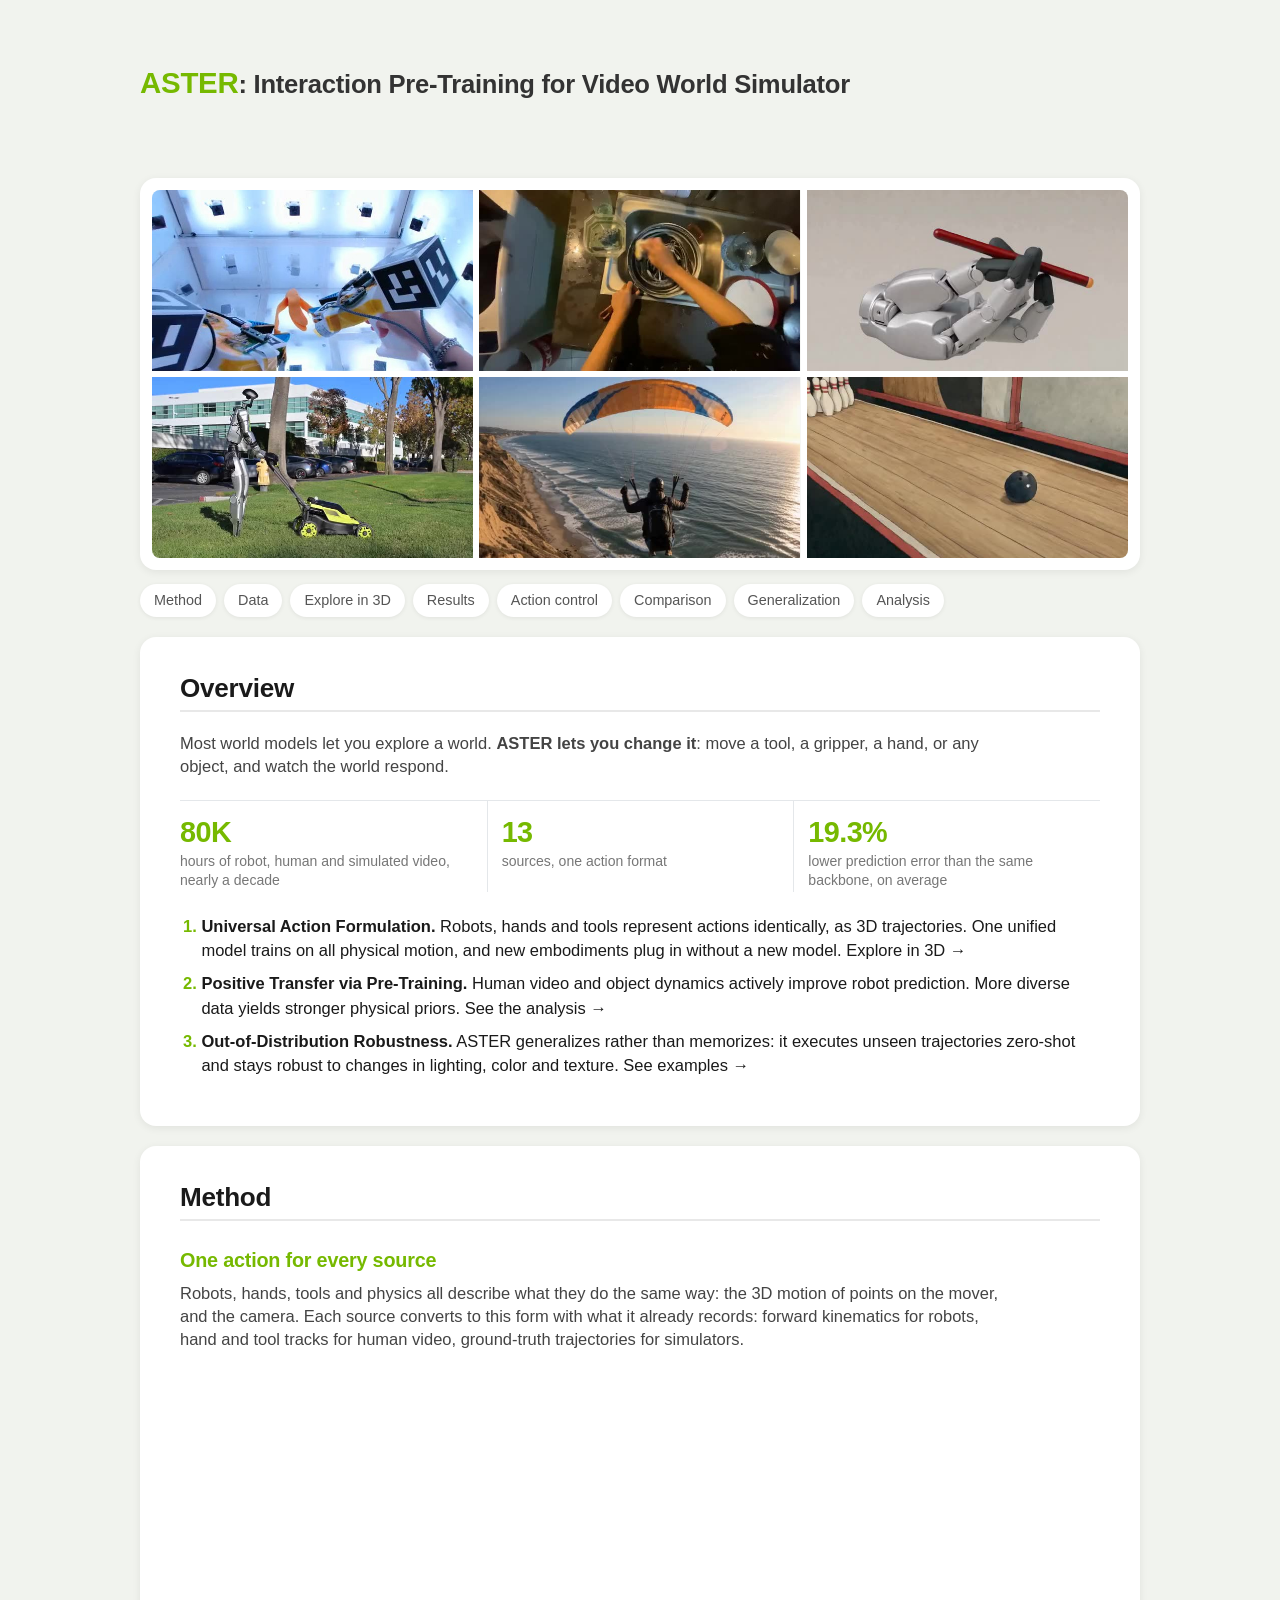
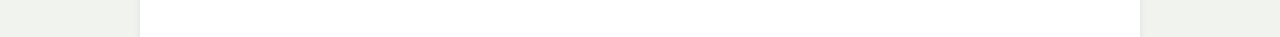
<file: index.html>
<!doctype html>
<html lang="en">
<head>
<meta charset="utf-8">
<meta name="robots" content="noindex, nofollow">
<meta http-equiv="refresh" content="0; url=aster/">
<link rel="canonical" href="aster/">
<title>ASTER</title>
</head>
<body><a href="aster/">ASTER: Interaction Pre-Training for Video World Simulator</a></body>
</html>
</file>
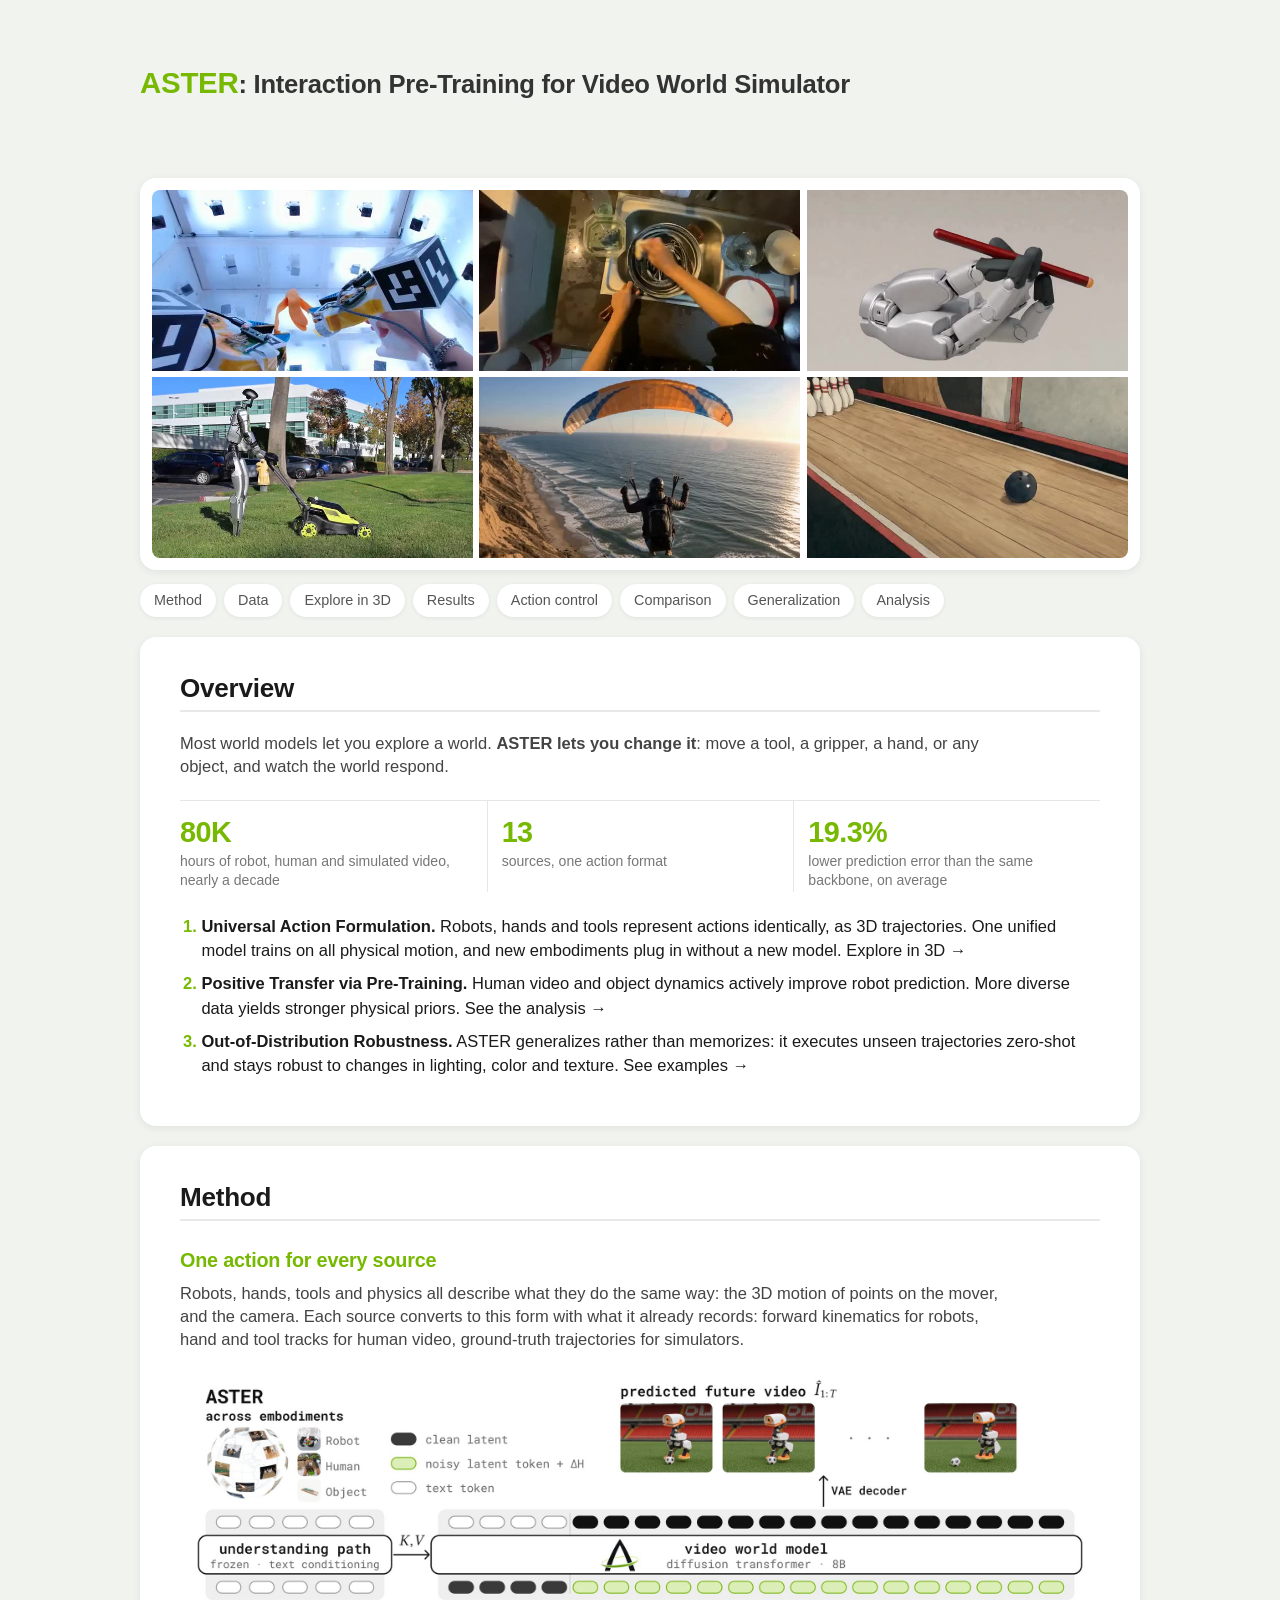
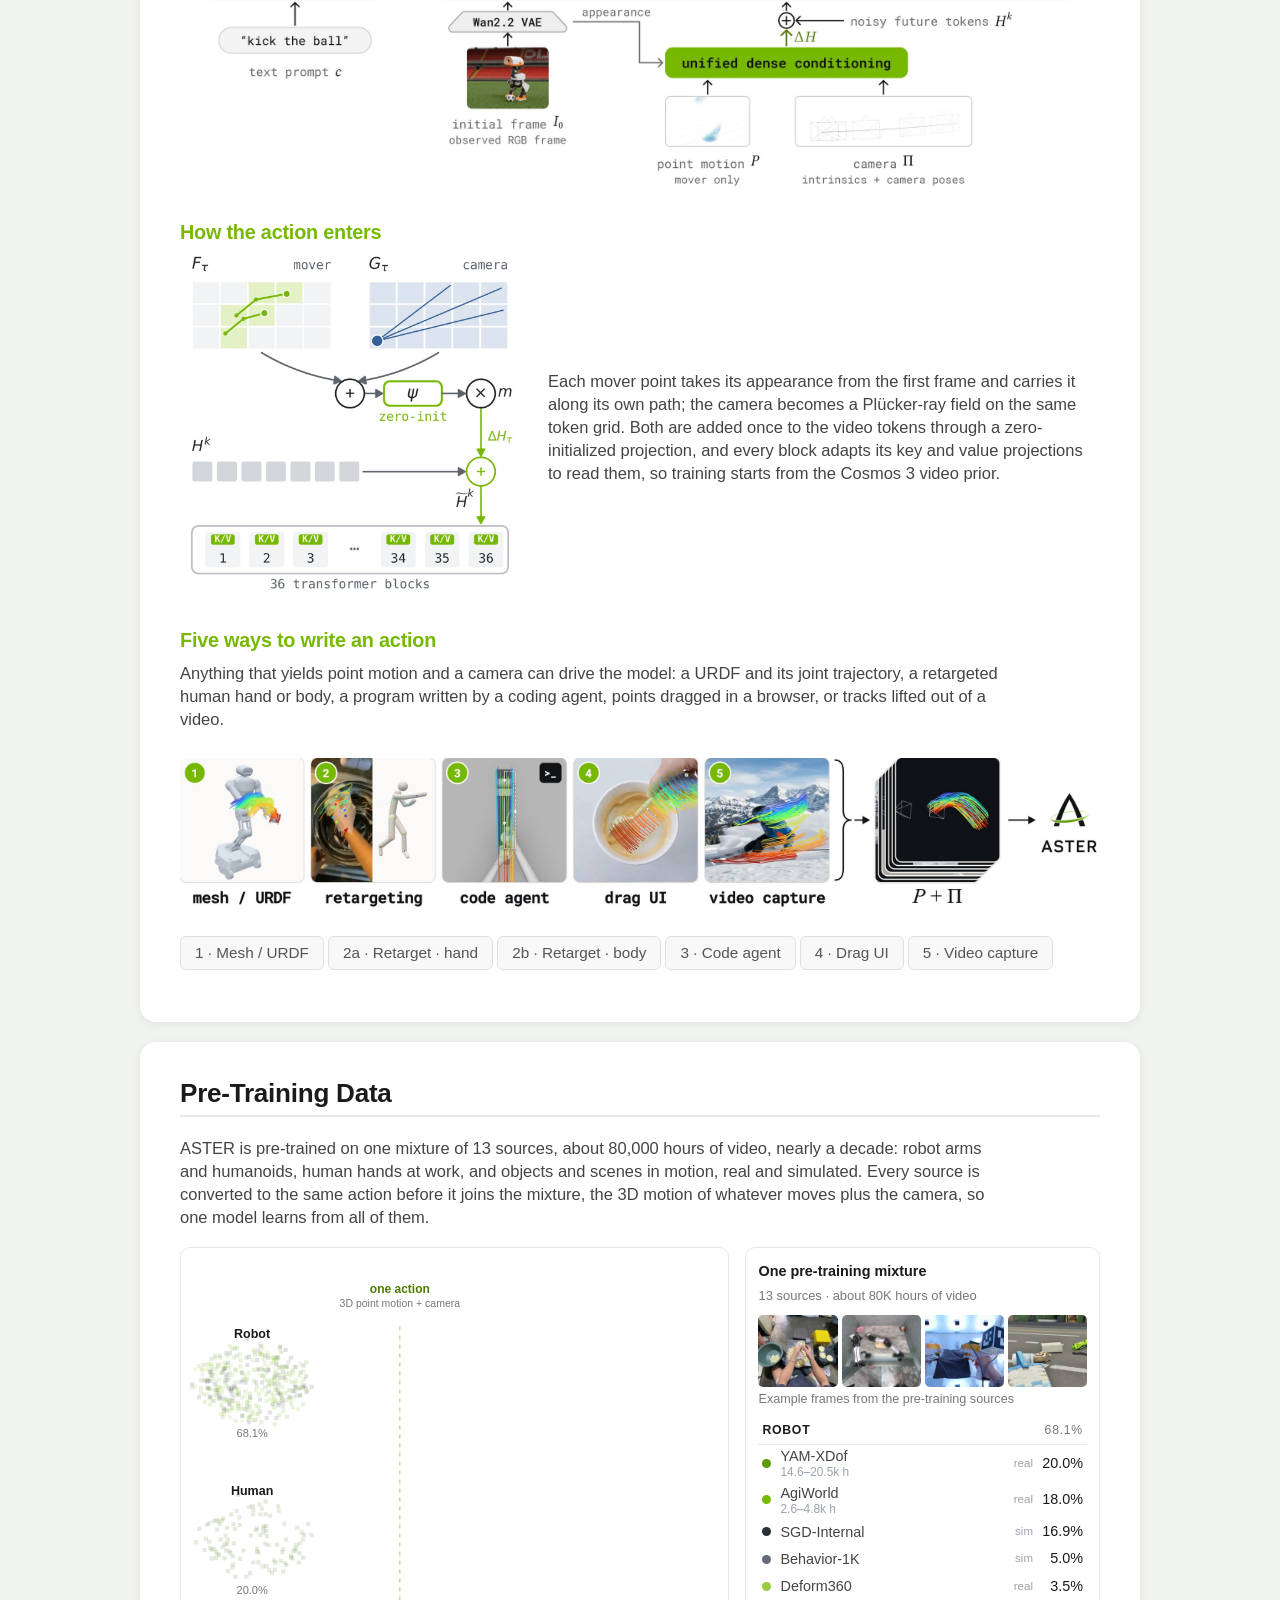
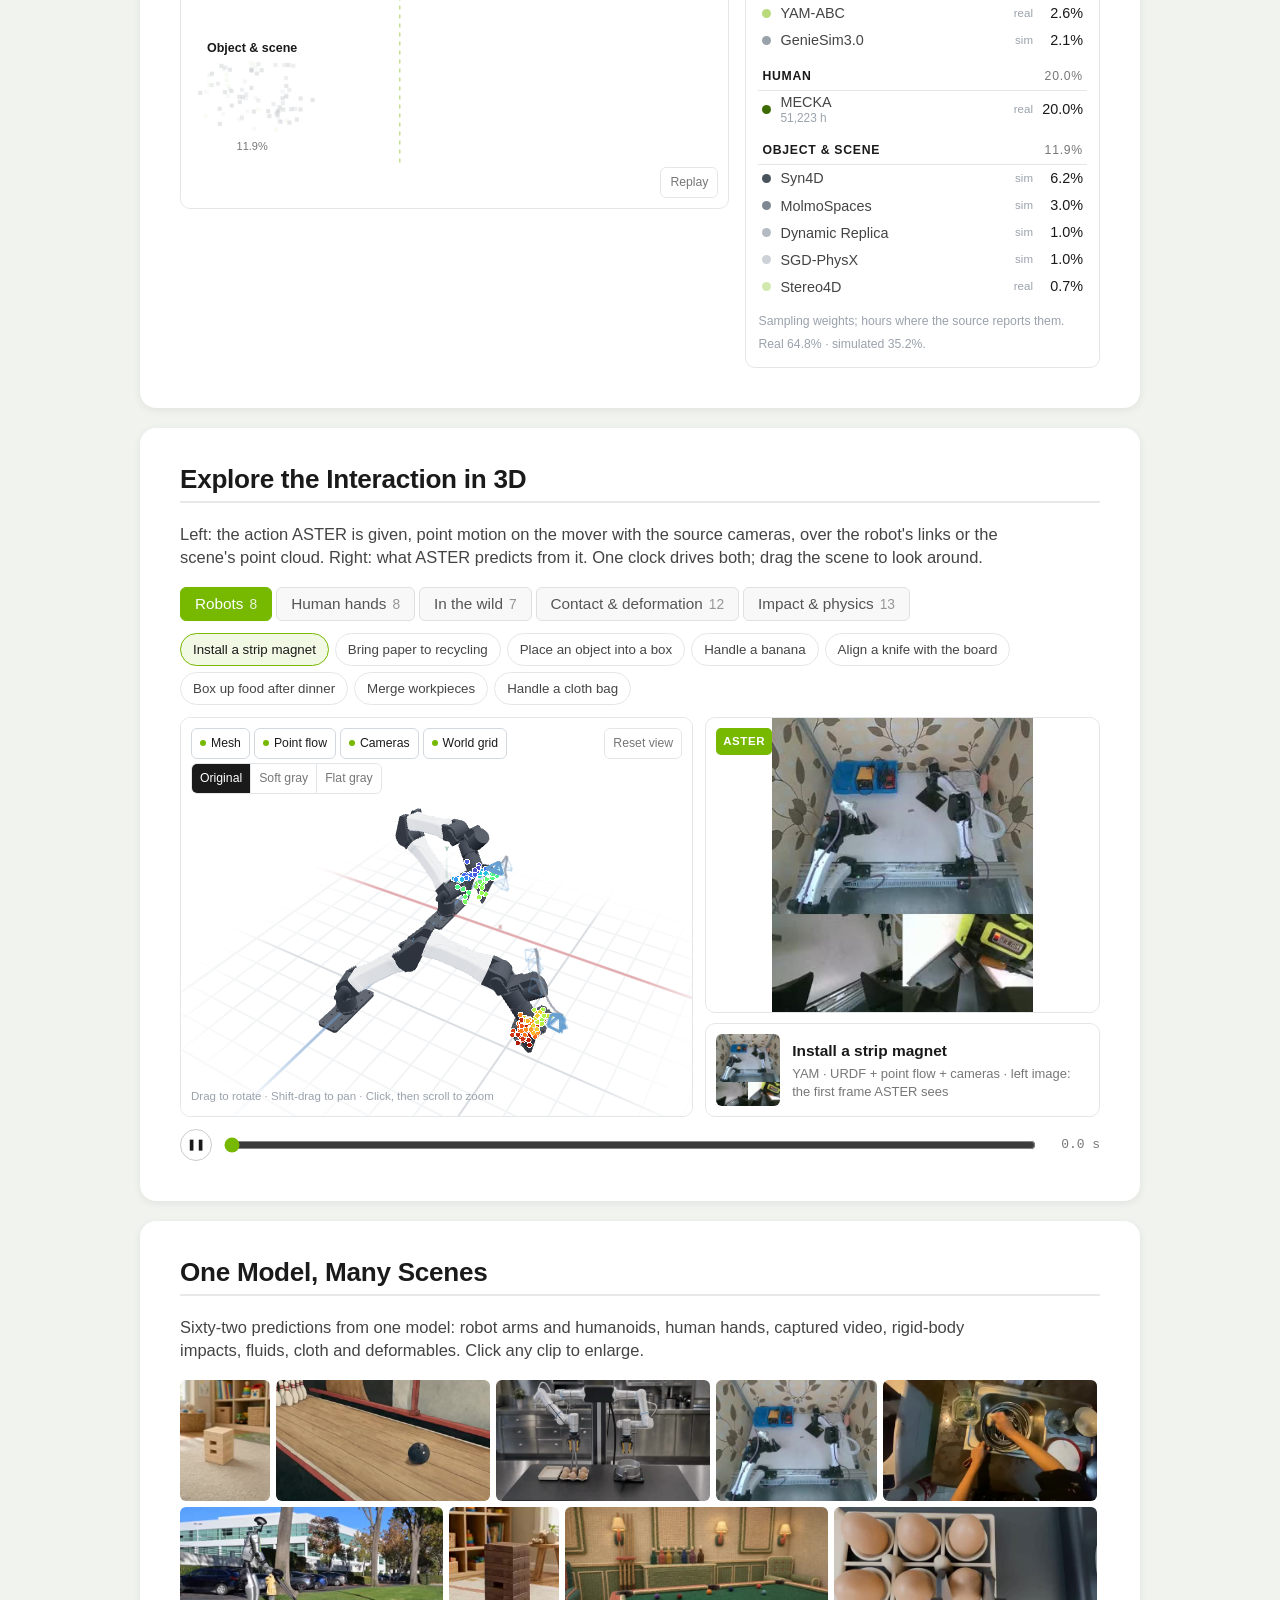
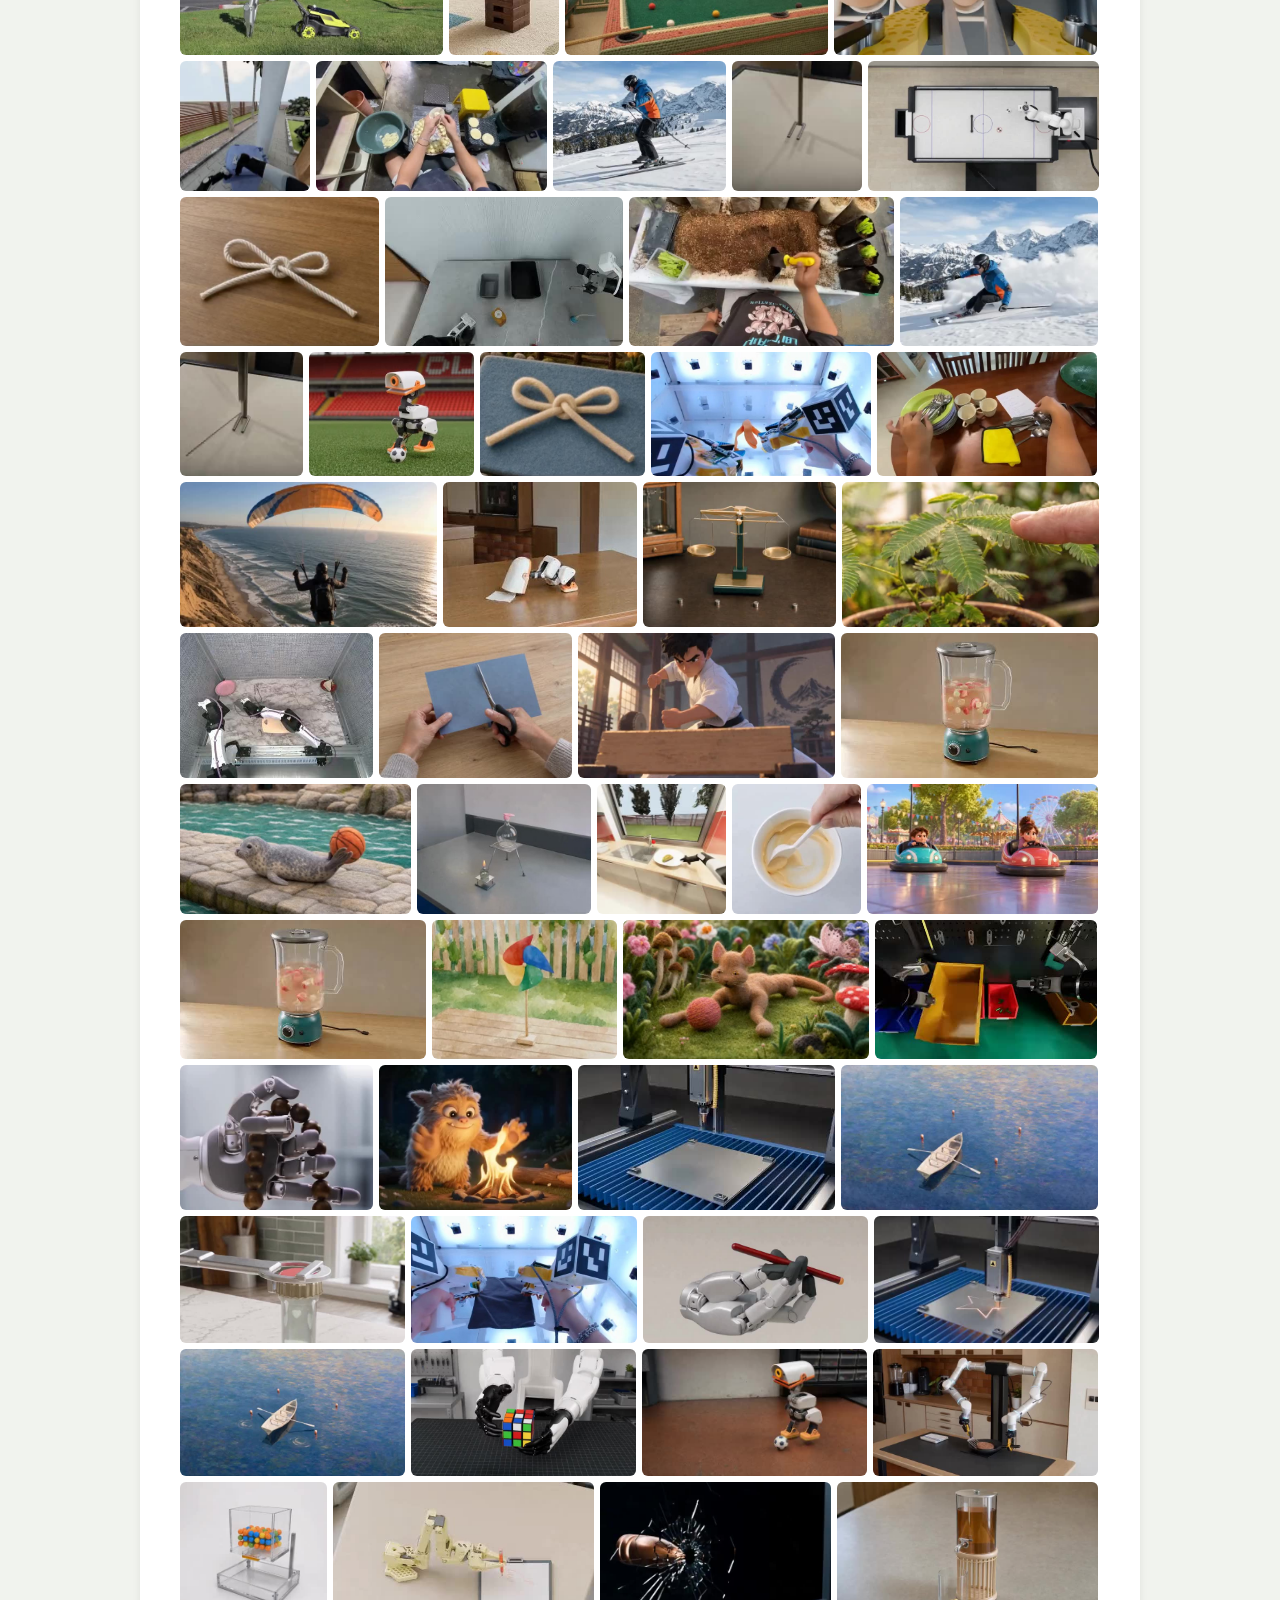
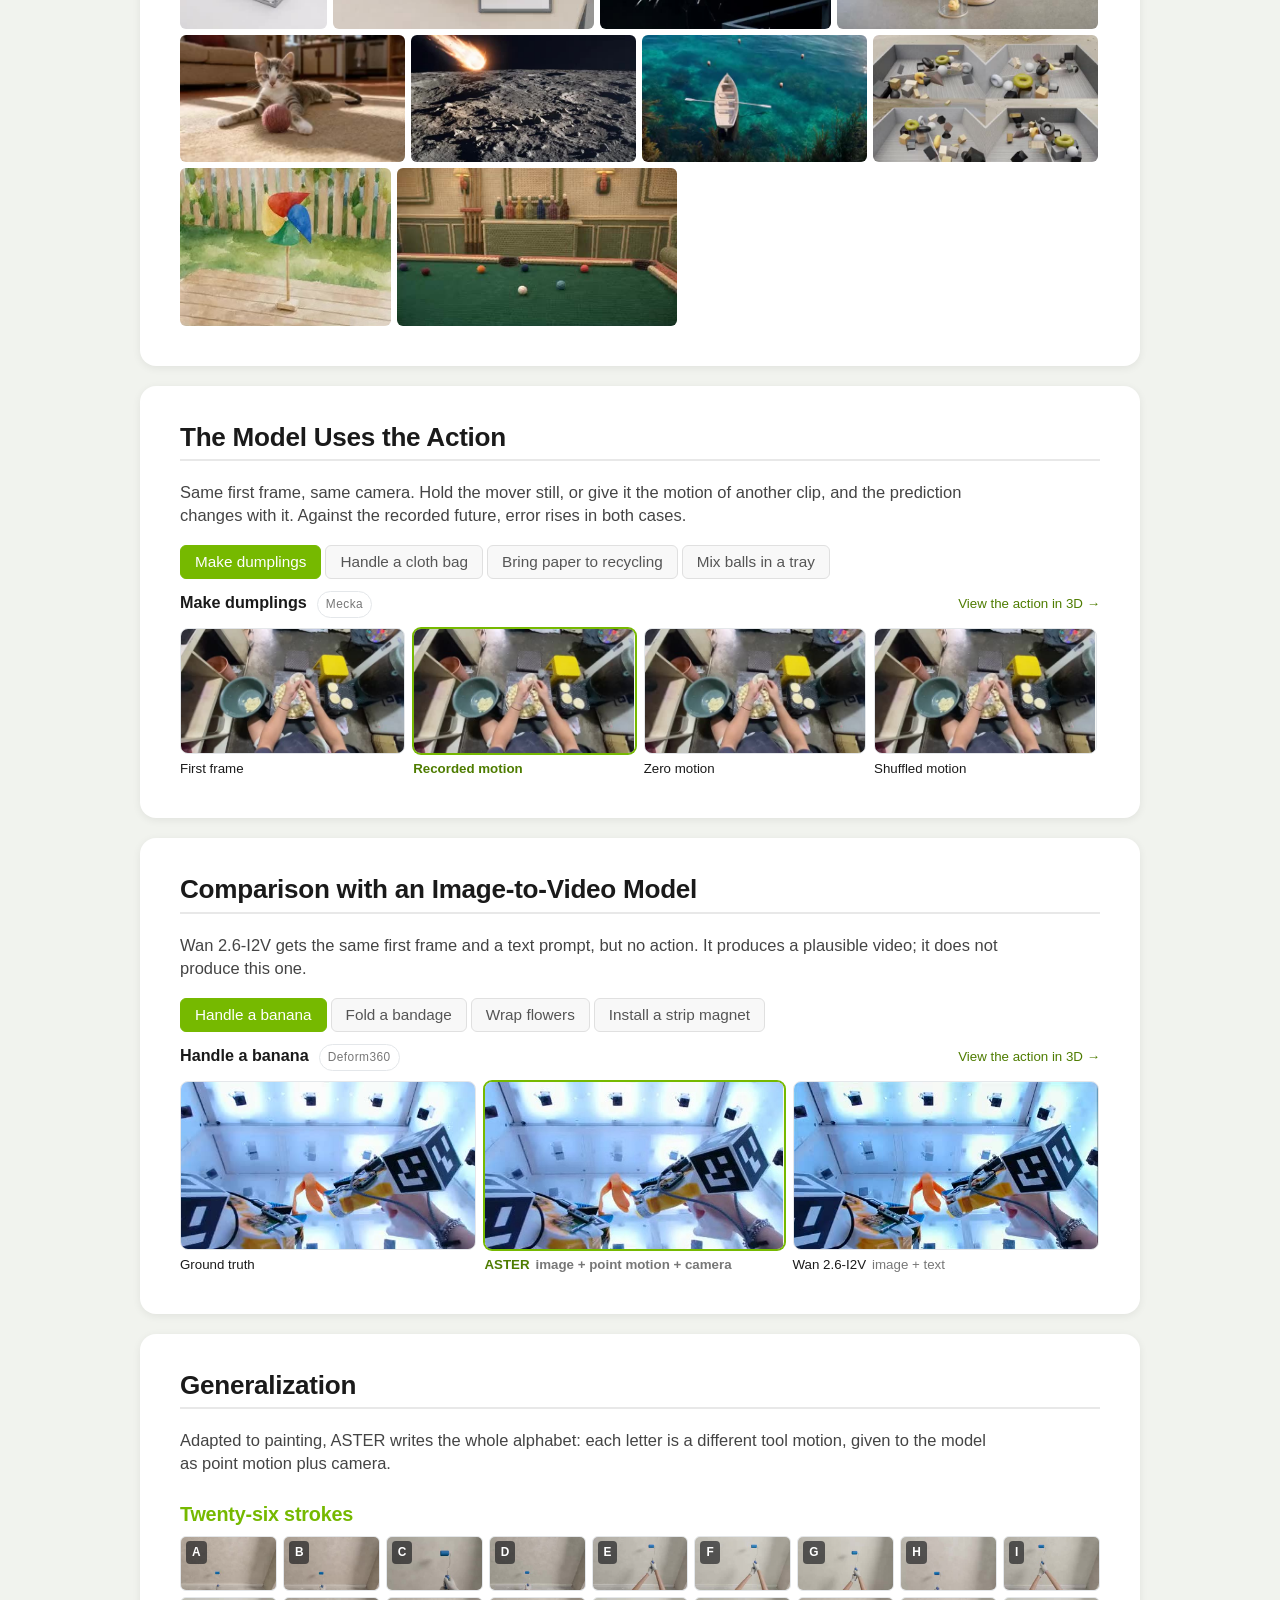
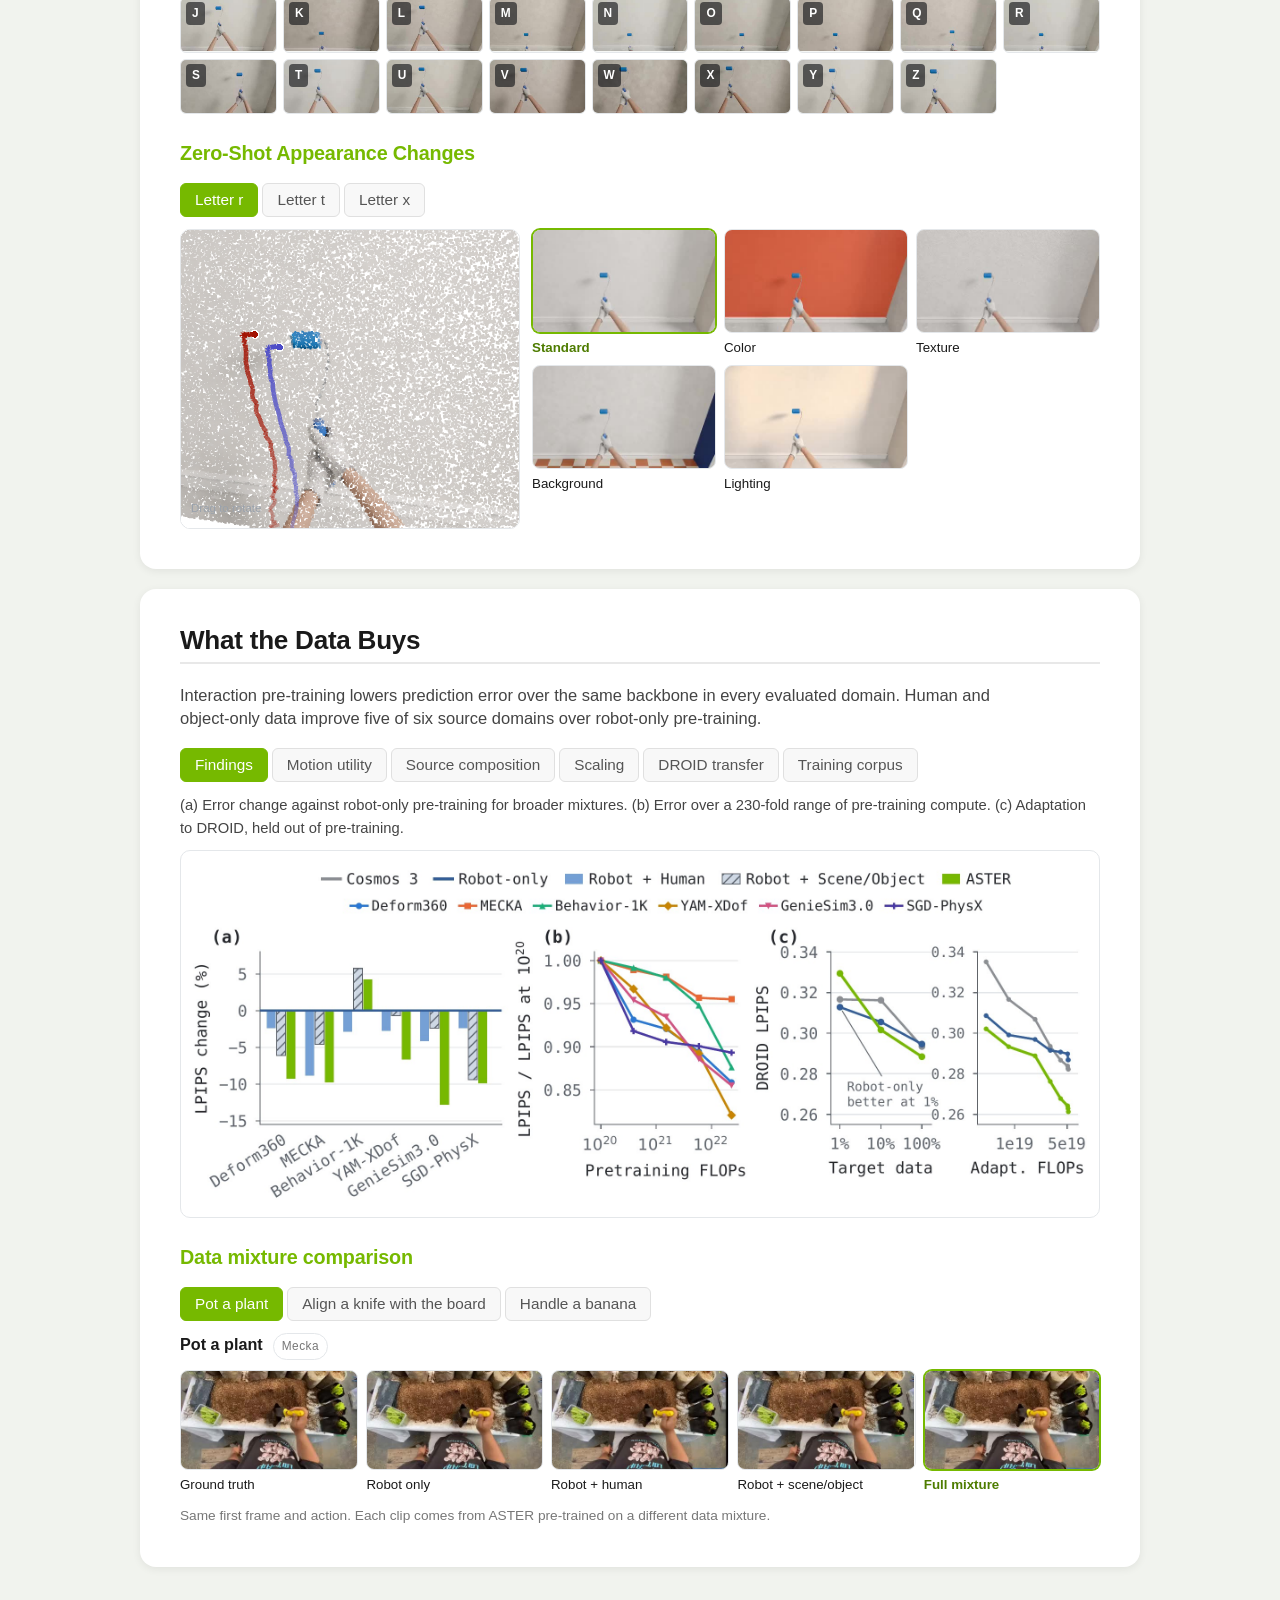
<file: aster/index.html>
<!DOCTYPE html>
<html lang="en">
<head>
  <meta charset="UTF-8">
  <meta name="robots" content="noindex, nofollow">
  <meta name="viewport" content="width=device-width, initial-scale=1">
  <title>ASTER: Interaction Pre-Training for Video World Simulator</title>
  <meta property="og:title"       content="ASTER: Interaction Pre-Training for Video World Simulator">
  <meta property="og:description" content="Most world models let you explore a world. ASTER lets you change it: move a tool, a gripper, a hand, or any object, and watch the world respond.">
  <meta property="og:image"       content="">
  <link rel="stylesheet" href="style.css">
  <link rel="stylesheet" href="project.css">
  <link rel="stylesheet" href="aster.css?v=20261111c">
</head>
<body>
  <main class="project-page aster-page">

    <!-- Hero -->
    <section class="project-hero">
      <h1 class="project-title"><span class="title-special">ASTER</span>: Interaction Pre-Training for Video World Simulator</h1>
      <p class="project-subtitle" hidden></p>
    </section>

    <!-- Teaser: six ASTER predictions -->
    <div class="teaser">
      <div class="teaser-card">
        <div class="ax-hero-grid" id="hero-grid" aria-label="ASTER predictions"></div>
      </div>
    </div>

    <nav class="crosslink-bar ax-jump" aria-label="On this page">
      <a href="#method">Method</a><a href="#data">Data</a><a href="#explore">Explore in 3D</a><a href="#results">Results</a><a href="#control">Action control</a>
      <a href="#compare">Comparison</a><a href="#general">Generalization</a><a href="#analysis">Analysis</a>
    </nav>

    <!-- Overview -->
    <section class="abstract proj-section" id="overview">
      <h2 class="proj-heading">Overview</h2>
      <p>
        Most world models let you explore a world. <b>ASTER lets you change it</b>: move a tool, a gripper, a hand, or any
        object, and watch the world respond.
      </p>
      <ul class="ax-stats">
        <li><b>80K</b><span>hours of robot, human and simulated video, nearly a decade</span></li>
        <li><b>13</b><span>sources, one action format</span></li>
        <li><b>19.3%</b><span>lower prediction error than the same backbone, on average</span></li>
      </ul>
      <ol class="ax-findings">
        <li><b>Universal Action Formulation.</b> Robots, hands and tools represent actions identically, as 3D trajectories. One unified model trains on all physical motion, and new embodiments plug in without a new model. <a href="#explore">Explore in 3D&nbsp;&rarr;</a></li>
        <li><b>Positive Transfer via Pre-Training.</b> Human video and object dynamics actively improve robot prediction. More diverse data yields stronger physical priors. <a href="#analysis">See the analysis&nbsp;&rarr;</a></li>
        <li><b>Out-of-Distribution Robustness.</b> ASTER generalizes rather than memorizes: it executes unseen trajectories zero-shot and stays robust to changes in lighting, color and texture. <a href="#general">See examples&nbsp;&rarr;</a></li>
      </ol>
    </section>

    <!-- Method -->
    <section class="proj-section" id="method">
      <h2 class="proj-heading">Method</h2>
      <h3 class="proj-subheading">One action for every source</h3>
      <p>
        Robots, hands, tools and physics all describe what they do the same way: the 3D motion of points on the mover, and
        the camera. Each source converts to this form with what it already records: forward kinematics for robots, hand
        and tool tracks for human video, ground-truth trajectories for simulators.
      </p>
      <div class="figure-block ax-wide" id="fig-pipeline"></div>

      <h3 class="proj-subheading">How the action enters</h3>
      <div class="ax-split">
        <div class="ax-fig" id="fig-injection"></div>
        <p>
          Each mover point takes its appearance from the first frame and carries it along its own path; the camera becomes
          a Plücker-ray field on the same token grid. Both are added once to the video tokens through a zero-initialized
          projection, and every block adapts its key and value projections to read them, so training starts from the
          Cosmos 3 video prior.
        </p>
      </div>

      <h3 class="proj-subheading">Five ways to write an action</h3>
      <p>
        Anything that yields point motion and a camera can drive the model: a URDF and its joint trajectory, a retargeted
        human hand or body, a program written by a coding agent, points dragged in a browser, or tracks lifted out of a video.
      </p>
      <div class="figure-block ax-wide" id="fig-routes"></div>
      <div class="nav-tabs ax-tabs" id="route-tabs"></div>
      <div id="route-panel"></div>
    </section>

    <!-- Pre-training data -->
    <section class="proj-section" id="data">
      <h2 class="proj-heading">Pre-Training Data</h2>
      <p>
        ASTER is pre-trained on one mixture of 13 sources, about 80,000 hours of video, nearly a decade: robot arms and
        humanoids, human hands at work, and objects and scenes in motion, real and simulated. Every source is converted to
        the same action before it joins the mixture, the 3D motion of whatever moves plus the camera, so one model learns
        from all of them.
      </p>
      <div class="ax-data" id="data-viz"></div>
    </section>


    <!-- Explore in 3D -->
    <section class="proj-section" id="explore">
      <h2 class="proj-heading">Explore the Interaction in 3D</h2>
      <p>
        Left: the action ASTER is given, point motion on the mover with the source cameras, over the robot's links or the
        scene's point cloud. Right: what ASTER predicts from it. One clock drives both; drag the scene to look around.
      </p>
      <div class="nav-tabs ax-tabs" id="group-tabs"></div>
      <div class="ax-chips" id="case-chips"></div>
      <div class="ax-stage">
        <div class="ax-viewer" id="viewer">
          <div class="ax-layers" id="layers"></div>
          <button class="ax-reset" id="reset" title="Reset view (or double-click)">Reset view</button>
          <p class="ax-hint">Drag to rotate · Shift-drag to pan · Click, then scroll to zoom</p>
          <div class="ax-loading" id="loading">Loading…</div>
        </div>
        <div class="ax-side">
          <div class="ax-out"><video id="ex-video" muted loop playsinline preload="auto"></video><span class="ax-tag">ASTER</span></div>
          <div class="ax-meta">
            <img id="ex-obs" alt="">
            <div><h4 id="ex-title"></h4><p id="ex-sub"></p></div>
          </div>
        </div>
      </div>
      <div class="ax-timeline">
        <button class="ax-play" id="ex-play" aria-label="Play">❚❚</button>
        <input type="range" id="ex-scrub" min="0" max="1000" value="0" aria-label="Time">
        <span id="ex-time">0.0 s</span>
      </div>
    </section>

    <!-- Results wall -->
    <section class="proj-section" id="results">
      <h2 class="proj-heading">One Model, Many Scenes</h2>
      <p>
        Sixty-two predictions from one model: robot arms and humanoids, human hands, captured video, rigid-body
        impacts, fluids, cloth and deformables. Click any clip to enlarge.
      </p>
      <div class="ax-wall" id="wall"></div>
    </section>

    <!-- Action control -->
    <section class="proj-section" id="control">
      <h2 class="proj-heading">The Model Uses the Action</h2>
      <p>
        Same first frame, same camera. Hold the mover still, or give it the motion of another clip, and the prediction
        changes with it. Against the recorded future, error rises in both cases.
      </p>
      <div class="nav-tabs ax-tabs" id="control-tabs"></div>
      <div id="control-panel"></div>
    </section>

    <!-- Comparison -->
    <section class="proj-section" id="compare">
      <h2 class="proj-heading">Comparison with an Image-to-Video Model</h2>
      <p>
        Wan 2.6-I2V gets the same first frame and a text prompt, but no action. It produces a plausible video; it does not
        produce this one.
      </p>
      <div class="nav-tabs ax-tabs" id="compare-tabs"></div>
      <div id="compare-panel"></div>
    </section>

    <!-- Generalization -->
    <section class="proj-section" id="general">
      <h2 class="proj-heading">Generalization</h2>
      <p>
        Adapted to painting, ASTER writes the whole alphabet: each letter is a different tool motion, given to the
        model as point motion plus camera.
      </p>
      <h3 class="proj-subheading">Twenty-six strokes</h3>
      <div class="ax-alphabet" id="alphabet"></div>
      <h3 class="proj-subheading">Zero-Shot Appearance Changes</h3>
      <div class="nav-tabs ax-tabs" id="look-tabs"></div>
      <div class="ax-looks">
        <div class="ax-viewer ax-small" id="look-viewer"><p class="ax-hint">Drag to rotate</p></div>
        <div class="ax-look-grid" id="look-grid"></div>
      </div>
    </section>

    <!-- Analysis -->
    <section class="proj-section" id="analysis">
      <h2 class="proj-heading">What the Data Buys</h2>
      <p>
        Interaction pre-training lowers prediction error over the same backbone in every evaluated domain. Human and object-only data improve five of six source domains over
        robot-only pre-training.
      </p>
      <div class="nav-tabs ax-tabs" id="analysis-tabs"></div>
      <div id="analysis-panel"></div>
      <h3 class="proj-subheading">Data mixture comparison</h3>
      <div class="nav-tabs ax-tabs" id="mixture-tabs"></div>
      <div id="mixture-panel"></div>
    </section>

  </main>

  <div class="ax-lightbox" id="lightbox" hidden><button aria-label="Close" id="lb-close">✕</button><div id="lb-body"></div></div>
  <script src="assets/vendor/three.min.js"></script>
  <script src="assets/viewer.js?v=20261111c"></script>
  <script src="assets/data.js?v=20261111c"></script>
  <script src="assets/app.js?v=20261111c"></script>
  <script src="assets/data-viz.js?v=20261111c"></script>
</body>
</html>
</file>
<file: aster/style.css>
/* ---------- JetBrains Mono (code blocks) ---------- */
/* ---------- CSS Variables ---------- */
:root {
  --green:         #76b900;
  --hero-bg:       transparent;
  --bg:            #111111;
  --bg-card:       #1d1d1d;
  --bg-section:    #191919;
  --text-1:        #f0f0f0;
  --text-2:        #999999;
  --text-3:        #606060;
  --border:        rgba(255, 255, 255, 0.20);
  --shadow:        0 2px 6px rgba(0,0,0,0.6), 0 6px 24px rgba(0,0,0,0.5), 0 1px 0 rgba(255,255,255,0.06) inset;
  --shadow-hover:  0 8px 20px rgba(0,0,0,0.8), 0 20px 48px rgba(0,0,0,0.6), 0 1px 0 rgba(255,255,255,0.10) inset;
  --footer-bg:     #0a0a0a;
  --radius-sm:     6px;
  --radius:        12px;
  --content-max:   1280px;
  --transition:    0.25s ease;
  --text-xs:       0.75rem;
  --text-sm:       0.9rem;
  --text-md:       0.875rem;
  --chip-font-size:  1rem;
  --chip-padding:    6px 16px;
  --hero-sub-top:    60%;
  --hero-chips-top:  75%;
}

/* ---------- Reset & Base ---------- */
*, *::before, *::after { box-sizing: border-box; margin: 0; padding: 0; }

html {
  scroll-behavior: smooth;
  font-size: 18px;
}

body {
  font-family: Arial, Helvetica, sans-serif;
  background: var(--bg);
  color: var(--text-1);
  line-height: 1.4;
  -webkit-font-smoothing: antialiased;
}

img, video { max-width: 100%; display: block; }
a { color: inherit; text-decoration: none; }
button { cursor: pointer; border: none; background: none; font: inherit; }

/* ---------- Site Header ---------- */
.site-header {
  position: sticky;
  top: 0;
  z-index: 1000;
  background: #000000;
  transition: background 0.3s ease, border-color 0.3s ease, backdrop-filter 0.3s ease;
}
.site-header.scrolled {
  background: rgba(0, 0, 0, 0.85);
  backdrop-filter: blur(16px) saturate(180%);
  border-bottom: 1px solid rgba(255, 255, 255, 0.08);
}
.header-inner {
  max-width: var(--content-max);
  margin: 0 auto;
  padding: 0 clamp(16px, 4vw, 48px);
  height: 50px;
  display: flex;
  align-items: center;
  gap: 32px;
}
.site-logo {
  display: flex;
  align-items: center;
  gap: 10px;
  flex-shrink: 0;
}
.site-logo a {
  text-decoration: none;
  display: flex;
  align-items: center;
}
.site-logo-img {
  height: 38px;
  width: auto;
}
.site-logo-label {
  font-size: 1rem;
  font-weight: 500;
  color: rgba(255, 255, 255, 1.0);
  padding-left: 10px;
  border-left: 1px solid rgba(255, 255, 255, 0.2);
}
.header-nav {
  display: flex;
  align-items: center;
  gap: 4px;
  margin-left: auto;
}
.header-nav a {
  font-size: 0.875rem;
  color: rgba(255, 255, 255, 0.8);
  padding: 6px 12px;
  border-radius: var(--radius-sm);
  transition: color var(--transition), background var(--transition);
  position: relative;
}
.header-nav a::after {
  content: '';
  position: absolute;
  bottom: 2px;
  left: 12px;
  right: 12px;
  height: 2px;
  background: var(--green);
  transform: scaleX(0);
  transition: transform 0.2s ease;
  border-radius: 1px;
}
.header-nav a:hover { color: #ffffff; }
.header-nav a:hover::after { transform: scaleX(1); }

/* ---------- Hamburger ---------- */
.hamburger {
  display: none;
  flex-direction: column;
  justify-content: center;
  gap: 5px;
  cursor: pointer;
  padding: 4px;
  margin-left: auto;
  flex-shrink: 0;
  background: none;
  border: none;
  min-width: 44px;
  min-height: 44px;
}
.hamburger span {
  display: block;
  width: 22px;
  height: 2px;
  background: rgba(255, 255, 255, 0.85);
  border-radius: 1px;
  transition: transform 0.25s ease, opacity 0.25s ease;
}
.hamburger.open span:nth-child(1) { transform: translateY(7px) rotate(45deg); }
.hamburger.open span:nth-child(2) { opacity: 0; }
.hamburger.open span:nth-child(3) { transform: translateY(-7px) rotate(-45deg); }

/* ---------- Focus Styles ---------- */
a:focus-visible,
button:focus-visible {
  outline: 2px solid var(--green);
  outline-offset: 3px;
  border-radius: 3px;
}

/* ---------- Section Layout ---------- */
.section-inner {
  max-width: var(--content-max);
  margin: 0 auto;
  padding: 0 clamp(16px, 4vw, 48px);
}

.section-heading {
  font-size: clamp(1.2rem, 2.5vw, 1.6rem);
  font-weight: 700;
  color: var(--text-1);
  padding-left: 14px;
  border-left: 5px solid var(--green);
  margin-bottom: 8px;
}
.section-sub {
  font-size: 0.95rem;
  color: var(--text-2);
  padding-left: 19px;
  margin-bottom: 32px;
}
.section-sub a {
  color: var(--green);
  text-decoration: underline;
  text-underline-offset: 3px;
}

/* ---------- Hero ---------- */
.hero {
  min-height: calc(100svh - 50px);
  background: var(--hero-bg);
  display: flex;
  flex-direction: column;
  justify-content: center;
  padding: 80px 0;
  position: relative;
  overflow: hidden;
}
.hero-glow {
  position: absolute;
  inset: 0;
  pointer-events: none;
}
.hero-content {
  position: relative;
  max-width: var(--content-max);
  width: 100%;
  margin: 0 auto;
  padding: 0 clamp(16px, 4vw, 48px);
  text-align: center;
  display: flex;
  flex-direction: column;
  align-items: center;
}
.hero-lab-name {
  font-size: clamp(2.5rem, 6vw, 3.5rem);
  font-weight: 700;
  letter-spacing: -0.02em;
  color: #ffffff;
  line-height: 1.1;
  margin-bottom: 20px;
}
.hero-lab-name span { color: #76b900; }
.hero-sub {
  position: absolute;
  top: var(--hero-sub-top);
  left: 0;
  right: 0;
  font-size: 1.2rem;
  color: rgba(255,255,255,0.8);
  max-width: 550px;
  line-height: 1.6;
  margin: 0 auto;
  text-align: center;
}
@media (prefers-reduced-motion: no-preference) {
  .hero-sub  { animation: fadeUp 0.6s 0.2s both; }
  .hero-chips { animation: fadeUp 0.6s 0.4s both; }
  @keyframes fadeUp {
    from { opacity: 0; transform: translateY(16px); }
    to   { opacity: 1; transform: none; }
  }
}
.hero-chips {
  position: absolute;
  top: var(--hero-chips-top);
  left: 0;
  right: 0;
  display: flex;
  flex-wrap: wrap;
  gap: 10px;
  justify-content: center;
  padding: 0 clamp(16px, 4vw, 48px);
}
.hero-chip {
  border: 1px solid rgba(118,185,0,0.4);
  background: rgba(118,185,0,0.08);
  color: #76b900;
  border-radius: 100px;
  padding: var(--chip-padding);
  font-size: var(--chip-font-size);
  font-weight: 500;
}
.hero-scroll {
  position: absolute;
  bottom: 32px;
  left: 50%;
  transform: translateX(-50%);
  color: #76b900;
  display: flex;
  flex-direction: column;
  align-items: center;
  gap: 6px;
  font-size: 0.7rem;
  letter-spacing: 0;
  text-transform: uppercase;
}
@media (prefers-reduced-motion: no-preference) {
  .hero-scroll svg { animation: bounceY 1.5s ease-in-out infinite; }
  @keyframes bounceY {
    0%, 100% { transform: translateY(0); }
    50%       { transform: translateY(8px); }
  }
}

/* ---------- Hero Video Wrap ---------- */

/* ---------- Background Video ---------- */
.bg-video-wrap {
  position: absolute;
  inset: 0;
  z-index: 0;
  pointer-events: none;
  overflow: hidden;
}
.bg-video {
  width: 100%;
  height: 100%;
  object-fit: cover;
  opacity: 0.45;
  filter: saturate(0.9) brightness(1.0);
}
.bg-video-vignette {
  position: absolute;
  inset: 0;
  background: radial-gradient(
    ellipse 70% 65% at 50% 50%,
    transparent 0%,
    rgba(0, 0, 0, 0.52) 50%,
    rgba(0, 0, 0, 0.92) 80%,
    rgba(0, 0, 0, 0.98) 100%
  );
}
@media (prefers-reduced-motion: reduce) {
  .bg-video-wrap { display: none; }
}

/* ---------- Main/Pub View Toggle ---------- */
#main-view,
#pub-view {
  transition: opacity 0.5s ease, transform 0.5s ease;
}
#pub-view {
  opacity: 0;
  pointer-events: none;
  transform: translateY(30px);
  display: none;
}
#pub-view.active {
  opacity: 1;
  pointer-events: auto;
  transform: translateY(0);
  display: block;
}
#main-view.hidden,
#main-view.fading-out {
  opacity: 0;
  pointer-events: none;
}

/* ---------- Highlights Section (Products & Press Releases) ---------- */
.highlights-section {
  padding: 72px 0;
  --section-bg: var(--bg-section);
  background: var(--section-bg);
}

.highlights-grid {
  display: grid;
  grid-template-columns: repeat(3, 1fr);
  gap: 16px;
  padding-top: 4px;
}
.highlights-section .highlights-grid {
  grid-template-columns: repeat(2, 1fr);
}
.products-grid {
  grid-template-columns: minmax(0, 760px);
  justify-content: center;
}

.press-card {
  position: relative;
  border-radius: var(--radius);
  box-shadow: var(--shadow);
  border: 1px solid var(--border);
  transition: box-shadow 0.15s ease, border-color 0.15s ease;
}
.press-card:hover {
  border-color: rgba(118,185,0,0.65);
  box-shadow: var(--shadow-hover), 0 0 0 1.5px rgba(118,185,0,0.6), 0 0 18px rgba(118,185,0,0.5);
}
.press-card a { display: block; color: inherit; border-radius: var(--radius); overflow: hidden; }

.press-media-wrap {
  position: relative;
  aspect-ratio: 16/9;
  overflow: hidden;
  background: #111;
}
.highlights-section .press-media-wrap {
  aspect-ratio: 2/1;
}
.press-media-wrap img,
.press-media-wrap video {
  width: 100%;
  height: 100%;
  object-fit: cover;
  display: block;
  filter: brightness(0.55);
  transition: transform 0.2s ease, filter 0.15s ease;
}
.press-card:hover .press-media-wrap img,
.press-card:hover .press-media-wrap video {
  filter: brightness(0.85);
}
@media (prefers-reduced-motion: no-preference) {
  .press-card:hover .press-media-wrap img,
  .press-card:hover .press-media-wrap video {
    transform: scale(1.03);
  }
}

.press-overlay {
  position: absolute;
  inset: 0;
  background: linear-gradient(
    to top,
    rgba(0,0,0,0.85) 0%,
    rgba(0,0,0,0.70) 12%,
    rgba(0,0,0,0.50) 28%,
    rgba(0,0,0,0.28) 46%,
    rgba(0,0,0,0.10) 65%,
    rgba(0,0,0,0)    100%
  );
  box-shadow: inset 0 0 22px 10px rgba(0,0,0,0.55);
  pointer-events: none;
  transition: background 0.15s;
}
.press-card:hover .press-overlay {
  background: linear-gradient(
    to top,
    rgba(0,0,0,0.70) 0%,
    rgba(0,0,0,0.50) 16%,
    rgba(0,0,0,0.28) 36%,
    rgba(0,0,0,0.08) 58%,
    rgba(0,0,0,0)    100%
  );
}

.press-info {
  position: absolute;
  bottom: 0;
  left: 0;
  right: 0;
  padding: 12px 14px;
  line-height: 1.2em;
}
.press-info p {
  color: #fff;
  font-size: 1rem;
  font-weight: 500;
  text-shadow: 0 1px 4px rgba(0,0,0,0.70);
  margin-bottom: 6px;
  display: -webkit-box;
  -webkit-line-clamp: 3;
  -webkit-box-orient: vertical;
  overflow: hidden;
}
.press-date {
  color: rgba(255,255,255,0.65);
  font-size: 0.72rem;
  font-weight: 500;
  pointer-events: none;
}

/* ---------- Overflow / Show More ---------- */
.overflow-wrap {
  position: relative;
  transition: max-height 0.42s cubic-bezier(0.4, 0, 0.2, 1);
}
.highlights-section .overflow-wrap {
  padding: 20px 20px 0;
  margin: -20px -20px 0;
}
.overflow-fade {
  position: absolute;
  bottom: 0;
  left: 0;
  transition: opacity 0.3s ease;
  right: 0;
  height: 80px;
  background: linear-gradient(to bottom, transparent, var(--section-bg));
  pointer-events: none;
}
.highlights-section .overflow-fade {
  height: 160px;
  background: linear-gradient(to bottom, transparent 0%, var(--section-bg) 80%);
}
.show-more-btn {
  display: block;
  margin: 16px auto 0;
  padding: 8px 28px;
  border: 1px solid var(--green);
  color: var(--green);
  border-radius: var(--radius-sm);
  font-size: var(--text-md);
  background: none;
  cursor: pointer;
  transition: background var(--transition), color var(--transition);
}
.show-more-btn:hover {
  background: var(--green);
  color: #fff;
}

/* ---------- Products Section ---------- */
/* ---------- About Section ---------- */
.about-section {
  padding: 64px 0;
  background: var(--bg-section);
  border-top: 1px solid var(--border);
}
.about-inner {
  display: flex;
  flex-direction: column;
  align-items: center;
  text-align: center;
  gap: 28px;
}
.about-text {
  max-width: 780px;
  font-size: 1.0rem;
  line-height: 1.5;
  color: rgba(255,255,255,0.72);
  text-align: left;
}
.about-text p { margin-bottom: 12px; }
.about-text p:last-child { margin-bottom: 0; }
.about-text strong { color: rgba(255,255,255,0.92); }
.about-text ul {
  margin: 12px 0 16px 0;
  padding-left: 2.2em;
  display: flex;
  flex-direction: column;
  gap: 6px;
}
.about-text li { list-style: disc; color: rgba(255,255,255,0.92); font-weight: 500; }
.about-pub-link {
  display: inline-flex;
  align-items: center;
  gap: 10px;
  font-size: 1rem;
  font-weight: 600;
  color: #fff;
  background: transparent;
  text-decoration: none;
  padding: 15px 40px;
  border-radius: 100px;
  border: 1.5px solid rgba(118,185,0,0.6);
  box-shadow: 0 0 18px rgba(118,185,0,0.18), inset 0 0 18px rgba(118,185,0,0.06);
  backdrop-filter: blur(8px);
  -webkit-backdrop-filter: blur(8px);
  transition: border-color 0.2s ease, box-shadow 0.2s ease, color 0.2s ease;
}
.about-pub-link::after {
  content: '→';
  display: inline-block;
  transition: transform 0.2s ease;
}
.about-pub-link:hover {
  color: var(--green);
  border-color: rgba(118,185,0,0.9);
  box-shadow: 0 0 32px rgba(118,185,0,0.35), inset 0 0 24px rgba(118,185,0,0.1);
}
.about-pub-link:hover::after {
  transform: translateX(5px);
}

.about-pub-link--primary {
  background: rgba(118,185,0,0.18);
  border-color: rgba(118,185,0,0.85);
  box-shadow: 0 0 28px rgba(118,185,0,0.28), inset 0 0 20px rgba(118,185,0,0.1);
}
.about-pub-link--primary:hover {
  background: rgba(118,185,0,0.38);
  border-color: var(--green);
  box-shadow: 0 0 48px rgba(118,185,0,0.55), inset 0 0 28px rgba(118,185,0,0.18);
  color: #fff;
}

.products-section {
  padding: 72px 0;
  --section-bg: var(--bg);
  background: var(--section-bg);
  border-top: 1px solid var(--border);
}

/* ---------- Product Cards ---------- */
.product-card {
  border-radius: var(--radius);
  overflow: hidden;
  border: 1px solid var(--border);
  background: var(--bg-card);
  box-shadow: var(--shadow);
  display: flex;
  flex-direction: column;
  transition: box-shadow 0.15s ease, border-color 0.15s ease;
}
.product-card:hover {
  border-color: rgba(118,185,0,0.65);
  box-shadow: var(--shadow-hover), 0 0 0 1.5px rgba(118,185,0,0.6), 0 0 18px rgba(118,185,0,0.5);
}
.product-media {
  aspect-ratio: 16/9;
  overflow: hidden;
  background: #111;
  display: block;
  cursor: pointer;
  text-decoration: none;
}
.product-media:focus-visible {
  outline: 2px solid var(--accent);
  outline-offset: 4px;
}
.product-media img,
.product-media video {
  width: 100%;
  height: 100%;
  object-fit: cover;
  display: block;
  transition: transform 0.2s ease;
}
.product-media--contain img,
.product-media--contain video {
  object-fit: contain;
}
@media (prefers-reduced-motion: no-preference) {
  .product-card:hover .product-media img,
  .product-card:hover .product-media video { transform: scale(1.03); }
}
.product-info {
  padding: 20px 20px 18px;
  text-align: center;
  display: flex;
  flex-direction: column;
  align-items: center;
  gap: 8px;
  flex: 1;
}
.product-name {
  font-size: 1.08rem;
  font-weight: 700;
  color: var(--text-1);
}
.product-desc {
  font-size: var(--text-sm);
  color: var(--text-2);
  line-height: 1.5;
}
.product-links {
  display: flex;
  flex-wrap: wrap;
  gap: 8px;
  justify-content: center;
  margin-top: 8px;
}
.product-links a {
  display: inline-block;
  font-size: 0.8rem;
  font-weight: 600;
  color: var(--green);
  text-decoration: none;
  letter-spacing: 0;
  padding: 5px 14px;
  border-radius: 100px;
  border: 1px solid rgba(118,185,0,0.35);
  background: rgba(118,185,0,0.06);
  transition: background 0.15s ease, border-color 0.15s ease, color 0.15s ease;
}
.product-links a:hover {
  background: rgba(118,185,0,0.15);
  border-color: rgba(118,185,0,0.65);
  color: #fff;
}

/* ---------- Publications Section ---------- */
.publications-section {
  padding: 72px 0 48px;
  border-top: 1px solid var(--border);
  --section-bg: var(--bg);
  background: var(--section-bg);
}

.pub-year-header {
  font-size: 0.95rem;
  font-weight: 700;
  color: var(--text-3);
  padding: 28px 0 10px;
  border-bottom: 1px solid var(--border);
  margin-bottom: 12px;
}
.pub-year-header:first-child { padding-top: 0; }

.pub-list {
  display: flex;
  flex-direction: column;
  gap: 0;
  padding-top: 4px;
}

.pub-card {
  display: flex;
  align-items: stretch;
  background: color-mix(in srgb, var(--bg-card) 97%, #76b900 3%);
  border-radius: var(--radius);
  border: 1px solid var(--border);
  box-shadow: var(--shadow);
  overflow: hidden;
  transition: box-shadow 0.15s ease, border-color 0.15s ease;
  margin-bottom: 20px;
}
.pub-card:hover {
  border-color: rgba(118,185,0,0.65);
  box-shadow: var(--shadow-hover), 0 0 0 1.5px rgba(118,185,0,0.6), 0 0 18px rgba(118,185,0,0.5);
}

.pub-teaser {
  flex: 0 0 220px;
  overflow: hidden;
  position: relative;
  background: var(--bg-section);
}
.pub-teaser::after {
  content: '';
  position: absolute;
  inset: 0;
  box-shadow: inset 0 0 20px 8px rgba(0,0,0,0.55);
  pointer-events: none;
}
.pub-teaser img,
.pub-teaser video {
  width: 100%;
  height: 100%;
  object-fit: cover;
  display: block;
}
.pub-teaser--contain img,
.pub-teaser--contain video {
  object-fit: contain;
}

.pub-content {
  flex: 1;
  padding: 12px 14px 10px;
  display: flex;
  flex-direction: column;
  min-width: 0;
  line-height: 1.4;
}
.pub-title {
  font-size: 1rem;
  font-weight: 600;
  color: var(--text-1);
  margin-bottom: 8px;
}
.pub-authors {
  font-size: var(--text-md);
  color: var(--text-2);
  line-height: 1.4;
  margin-bottom: 8px;
}
.pub-venue {
  font-size: var(--text-md);
  color: #d4a030;
  flex: 1;
}
.pub-venue strong { color: #c09030; }
.pub-preprint { color: #7a9e72; }
.pub-award { color: #ed673b; font-weight: 500; }
.pub-award::before { content: ' · '; color: #bbb; }

.pub-links {
  font-size: var(--text-md);
  font-weight: 500;
  padding-top: 8px;
}
.pub-links a {
  color: var(--green);
  transition: opacity var(--transition);
}
.pub-links a:hover { color: #fff; }
.pub-sep { color: rgba(255,255,255,0.4); }


/* ---------- Scroll Reveal ---------- */
@media (prefers-reduced-motion: no-preference) {
  .reveal {
    opacity: 0;
    transform: translateY(30px);
    transition: opacity 0.6s ease, transform 0.6s ease;
  }
  .reveal.visible {
    opacity: 1;
    transform: none;
  }
}

/* ---------- Site Footer ---------- */
.site-footer {
  background: var(--footer-bg);
  border-top: 1px solid rgba(255, 255, 255, 0.06);
  padding: 24px clamp(16px, 4vw, 48px);
}
.global-footer {
  max-width: var(--content-max);
  margin: 0 auto;
  display: flex;
  flex-direction: column;
  align-items: center;
  gap: 12px;
  text-align: center;
}
.global-footer__logo {
  height: 30px;
  width: auto;
  display: block;
}
.global-footer__links {
  display: flex;
  flex-wrap: wrap;
  justify-content: center;
  gap: 4px 0;
  list-style: none;
  padding: 0;
  margin: 0;
}
.global-footer__links li {
  display: flex;
  align-items: center;
}
.global-footer__links li:not(:last-child)::after {
  content: '·';
  color: #444;
  padding: 0 10px;
}
.global-footer__links a {
  color: #777;
  font-size: 0.78rem;
  transition: color var(--transition);
}
.global-footer__links a:hover { color: #fff; }
.global-footer__region { font-size: var(--text-sm); }
.global-footer__region a { color: #777; transition: color var(--transition); }
.global-footer__region a:hover { color: #fff; }
.global-footer__region__label { pointer-events: none; }
.global-footer__copyright { color: #888; font-size: var(--text-xs); }

/* ---------- Responsive ---------- */
@media (max-width: 639px) {
  .hamburger { display: flex; }
  .header-nav {
    display: none;
    position: absolute;
    top: 60px;
    left: 0;
    right: 0;
    background: #000;
    z-index: 999;
    flex-direction: column;
    gap: 0;
    padding: 8px 0;
    border-bottom: 1px solid rgba(255, 255, 255, 0.1);
    margin-left: 0;
  }
  .header-nav.open { display: flex; }
  .header-nav a { padding: 10px 20px; border-radius: 0; }
  .header-nav a::after { display: none; }

  .highlights-section .highlights-grid,
  .products-section .highlights-grid { grid-template-columns: 1fr; }
  .pub-teaser { display: none; }

  --chip-font-size:  0.85rem;
  --chip-padding:    4px 12px;
  --hero-title-top:  20svh;
  --hero-sub-top:    37%;
  --hero-chips-top:  51%;

  .hero {
    justify-content: flex-start;
    padding-top: var(--hero-title-top);
  }
  .hero-lab-name {
    font-size: clamp(2rem, 9vw, 2.5rem);
  }
  .hero-sub {
    font-size: 0.95rem;
    line-height: 1.35;
    padding: 0 clamp(20px, 6vw, 32px);
  }
  .hero-chips {
    gap: 8px;
  }
}

@media (min-width: 640px) and (max-width: 1023px) {
  .products-section .highlights-grid {
    grid-template-columns: minmax(0, 760px);
    justify-content: center;
  }
}

@media (max-width: 479px) {
  :root { --hero-title-top: 14svh; }
}
</file>
<file: aster/project.css>
:root {
  --page-max-width: 1000px;
}

html { scroll-behavior: smooth; }

/* Canvas background — light sage with green DNA from #76b900 */
body {
  background: #f1f3ee;
  color: rgb(26,26,26);
  font-size: 16.5px;
  line-height: 1.4em;
  font-weight: 400;
}

/* ---- Page wrapper ---- */
.project-page {
  background: transparent;
  color: #1a1a1a;
  min-height: calc(100svh - 60px);
  padding: 40px clamp(12px, 3vw, 40px) 80px;
}
.project-page img,
.project-page video {
  max-width: 100%;
}


/* ---- Section layout ---- */
.proj-section {
  max-width: var(--page-max-width);
  margin: 20px auto 0;
  padding: 40px clamp(12px, 4vw, 40px);
  background: #ffffff;
  border-radius: 16px;
  box-shadow: 0 2px 8px rgba(0,0,0,0.07);
}
.proj-section + .proj-section {
  border-top: none;
  padding-top: 40px;
}

/* ---- Section headings ---- */
.proj-heading {
  font-size: clamp(1.1rem, 2.4vw, 1.45rem);
  font-weight: 700;
  color: #1a1a1a;
  margin-bottom: 20px;
  letter-spacing: -0.01em;
  text-align: left;
  display: block;
  padding-bottom: 10px;
  border-bottom: 2px solid #e8e8e8;
}
.model-label {
  font-size: 0.78rem;
  color: #999;
  text-align: left;
  margin: -8px 0 16px;
  font-family: ui-monospace, 'SF Mono', Menlo, Consolas, 'Liberation Mono', monospace;
}

.proj-subheading {
  font-size: 1.1rem;
  font-weight: 700;
  color: #76b900;
  margin: 28px 0 10px;
  text-align: left;
  letter-spacing: -0.01em;
}

.heading-anchor { display: none; }

.proj-heading .model-name,
.proj-subheading .model-name {
  font-weight: 400;
  color: #888;
  font-size: 0.85em;
  letter-spacing: 0;
}

/* ---- Hero ---- */
.project-hero {
  max-width: var(--page-max-width);
  margin: 0 auto;
  /* padding: 24px clamp(12px, 4vw, 40px) 32px; */
  padding: 24px 0 32px;
  text-align: left;
}
.project-title {
  font-size: clamp(1.4rem, 2vw, 1.7rem);
  font-weight: 700;
  letter-spacing: -0.01em;
  color: #333;
  line-height: 1.3;
  margin-bottom: 24px;
}
.title-special {
  color: #76b900;
  font-size: 1.15em;
}
.project-title.title-no-special {
  color: #333;
  margin-bottom: 24px;
}
.project-subtitle {
  font-size: clamp(1.4rem, 2vw, 1.7rem);
  font-weight: 700;
  letter-spacing: -0.01em;
  color: #333;
  line-height: 1.3;
  margin-bottom: 24px;
}
.project-authors {
  font-size: 1rem;
  font-weight: 400;
  color: #555;
  margin-bottom: 18px;
}
.project-authors a { color: #76b900; }
.project-authors a:hover { text-decoration: underline; }
.project-venue {
  margin-bottom: 30px;
  display: flex;
  align-items: center;
  justify-content: flex-start;
  gap: 8px;
  flex-wrap: wrap;
}
.venue-pill {
  display: inline-block;
  color: #c27b1d;
  font-size: 1.05rem;
  font-weight: 500;
}
.venue-pill.venue-technical-report { color: #888; }
.award-pill {
  display: inline-block;
  color: #b0401a;
  font-size: 1.05rem;
  font-weight: 500;
}
.award-pill::before {
  content: '·';
  color: #bbb;
  margin-right: 8px;
}
.project-links {
  display: flex;
  flex-wrap: wrap;
  justify-content: flex-start;
  gap: 8px;
  margin-top: 8px;
}
.link-btn {
  display: inline-flex;
  align-items: center;
  gap: 7px;
  padding: 8px 20px;
  border-radius: 100px;
  border: none;
  color: #fff;
  font-size: 0.83rem;
  font-weight: 600;
  background: #76b900;
  box-shadow: 0 2px 8px rgba(118, 185, 0, 0.35);
  transition: background 0.15s ease, box-shadow 0.15s ease, transform 0.15s ease;
}
.link-btn:hover {
  background: #63a000;
  box-shadow: 0 4px 14px rgba(118, 185, 0, 0.45);
  transform: translateY(-1px);
}

/* ---- Teaser ---- */
.teaser {
  max-width: var(--page-max-width);
  margin: 20px auto 0;
}
.teaser-card {
  background: #ffffff;
  border-radius: 16px;
  padding: 12px;
  box-shadow: 0 2px 8px rgba(0,0,0,0.07);
}
.teaser iframe,
.teaser video,
.teaser img {
  width: 100%;
  border-radius: 8px;
  display: block;
}
.teaser iframe,
.teaser video { aspect-ratio: 16 / 9; }
.teaser img { max-height: 640px; object-fit: contain; }

/* ---- Lists inside project sections ---- */
.proj-section ul,
.proj-section ol {
  padding-left: 1.5em;
  margin: 8px 0;
}
.proj-section li { margin-bottom: 4px; }
.proj-section li:last-child { margin-bottom: 0; }

/* ---- Abstract ---- */
.abstract p {
  font-weight: 400;
}
.abstract p + p { margin-top: 14px; }
.abstract p a { color: #76b900; font-weight: 500; }
.abstract p a:hover { text-decoration: underline; }

/* ---- Tables ---- */
.proj-table-wrap {
  overflow-x: auto;
  margin: 1.5rem clamp(0px, 4vw, 40px);
  border-radius: 8px;
  border: 1px solid #e0e0e0;
  position: relative;
}
.proj-table {
  border-collapse: collapse;
  width: 100%;
  font-size: 0.875rem;
  background: #ffffff;
}
.proj-table th {
  background: #f0f0f0;
  border-bottom: 1.5px solid #d4d4d4;
  padding: 9px 14px;
  font-weight: 600;
  color: #222;
  text-align: left;
  font-size: 0.82rem;
}
.proj-table th.center { text-align: center; }
.proj-table td {
  border-bottom: 1px solid #ececec;
  padding: 8px 14px;
  color: #333;
  font-weight: 400;
}
.proj-table td.center { text-align: center; }
.proj-table tbody tr:last-child td { border-bottom: none; }
.proj-table tbody tr:hover td { background: #f8f8f8; }
.proj-table .best {
  font-weight: 700;
  color: #76b900;
  background: rgba(118,185,0,0.08);
}
.proj-table tr.section-header td {
  background: #ebebeb;
  font-weight: 600;
  color: #111;
  border-top: 1px solid #d0d0d0;
  font-size: 0.8rem;
  text-transform: uppercase;
}
.proj-table tr.section-end td {
  border-bottom: 1.5px solid #d4d4d4;
}

/* ---- Results / figure grid ---- */
.results-grid {
  display: grid;
  grid-template-columns: repeat(auto-fill, minmax(260px, 1fr));
  gap: 12px;
}
.results-grid figure {
  background: #ffffff;
  border-radius: 10px;
  padding: 8px;
  box-shadow: 0 2px 8px rgba(0,0,0,0.07);
  transition: transform 0.2s ease, box-shadow 0.2s ease;
}
.results-grid figure:hover {
  transform: translateY(-2px);
  box-shadow: 0 6px 20px rgba(0,0,0,0.13);
}
.results-grid figure video,
.results-grid figure img {
  width: 100%;
  border-radius: 6px;
  display: block;
}
.results-grid figcaption {
  font-size: 0.78rem;
  color: #666;
  text-align: center;
  margin-top: 6px;
  padding: 0 4px;
  font-weight: 400;
}

/* ---- Carousel ---- */
.carousel-card {
  background: #ffffff;
  border-radius: 12px;
  padding: 8px;
  box-shadow: 0 2px 8px rgba(0,0,0,0.07);
  margin: 1.5rem 0;
  min-width: 0;
  overflow: hidden;
}
.carousel {
  position: relative;
  width: 100%;
  overflow: hidden;
  border-radius: 8px;
  background: #ffffff;
}
.carousel-videos {
  display: flex;
  transition: transform 0.45s ease-in-out;
  width: 100%;
}
.carousel-figure {
  flex: 0 0 100%;
  min-width: 0;
  width: 100%;
  display: flex;
  flex-direction: column;
  align-items: center;
  box-sizing: border-box;
}
.carousel-figure video {
  width: 100%;
  display: block;
  max-height: 620px;
  object-fit: cover;
}
.carousel-figure figcaption {
  width: 100%;
  box-sizing: border-box;
  padding: 8px 12px 4px;
  font-size: 0.8rem;
  font-weight: 400;
  color: #444;
  background: #ffffff;
  line-height: 1.4;
  display: -webkit-box;
  -webkit-line-clamp: 2;
  -webkit-box-orient: vertical;
  overflow: hidden;
  text-align: center;
}
.carousel-figure figcaption.expanded {
  display: block;
  -webkit-line-clamp: unset;
  overflow: visible;
  text-align: justify;
  padding-bottom: 8px;
}
.caption-toggle {
  background: none;
  border: none;
  color: #76b900;
  cursor: pointer;
  font-size: 0.78rem;
  font-weight: 400;
  padding: 4px 12px 8px;
  align-self: flex-end;
  background: #ffffff;
  width: 100%;
  text-align: right;
}
.caption-toggle:hover { text-decoration: underline; }
.carousel-btn {
  position: absolute;
  top: 50%;
  transform: translateY(-50%);
  background: rgba(0, 0, 0, 0.55);
  border: 1px solid rgba(255,255,255,0.15);
  border-radius: 50%;
  width: 38px;
  height: 38px;
  color: #fff;
  font-size: 1.3rem;
  cursor: pointer;
  z-index: 10;
  display: flex;
  align-items: center;
  justify-content: center;
  line-height: 1;
  transition: background 0.2s ease;
}
.carousel-btn:hover { background: rgba(118, 185, 0, 0.75); }
.carousel-btn.prev { left: 10px; }
.carousel-btn.next { right: 10px; }

.carousel-videos-rl {
  display: flex;
  transition: transform 0.45s ease-in-out;
  width: 100%;
}
.carousel-btn-rl {
  position: absolute;
  top: 50%;
  transform: translateY(-50%);
  background: rgba(0, 0, 0, 0.55);
  border: 1px solid rgba(255,255,255,0.15);
  border-radius: 50%;
  width: 38px;
  height: 38px;
  color: #fff;
  font-size: 1.3rem;
  cursor: pointer;
  z-index: 10;
  display: flex;
  align-items: center;
  justify-content: center;
  line-height: 1;
  transition: background 0.2s ease;
}
.carousel-btn-rl:hover { background: rgba(118, 185, 0, 0.75); }
.carousel-btn-rl.prev { left: 10px; }
.carousel-btn-rl.next { right: 10px; }

/* ---- Carousel slide counter ---- */
.carousel-counter {
  position: absolute;
  bottom: 10px;
  left: 50%;
  transform: translateX(-50%);
  background: rgba(0,0,0,0.5);
  color: #fff;
  font-size: 0.72rem;
  padding: 2px 10px;
  border-radius: 100px;
  pointer-events: none;
  z-index: 10;
}

/* ---- Carousel dot indicators ---- */
.carousel-dots {
  display: flex;
  justify-content: center;
  gap: 6px;
  padding: 8px 0 2px;
}
.carousel-dot {
  width: 7px;
  height: 7px;
  border-radius: 50%;
  background: #ccc;
  border: none;
  cursor: pointer;
  padding: 0;
  transition: background 0.2s;
}
.carousel-dot.active,
.carousel-dot:hover { background: #76b900; }

/* ---- New proj-carousel (for future template use) ---- */
.proj-carousel { position: relative; }
.proj-carousel-track {
  display: flex;
  overflow: hidden;
  gap: 12px;
  scroll-snap-type: x mandatory;
}
.proj-carousel-item { flex: 0 0 auto; scroll-snap-align: start; }
.proj-carousel-btn {
  position: absolute;
  top: 50%;
  transform: translateY(-50%);
  background: rgba(0, 0, 0, 0.45);
  border: none;
  border-radius: 50%;
  width: 36px;
  height: 36px;
  color: #fff;
  cursor: pointer;
  font-size: 1.2rem;
  display: flex;
  align-items: center;
  justify-content: center;
}
.proj-carousel-btn.prev { left: -18px; }
.proj-carousel-btn.next { right: -18px; }

/* ---- Citation ---- */
.citation-block { position: relative; }
.citation pre {
  background: #f6f6f6;
  border: 1px solid #e0e0e0;
  border-radius: 8px;
  padding: 18px 20px;
  font-family: ui-monospace, 'SF Mono', Menlo, Consolas, 'Liberation Mono', monospace;
  font-size: 0.78rem;
  font-weight: 400;
  color: #333;
  overflow-x: auto;
  line-height: 1.4;
}
.copy-btn {
  position: absolute;
  bottom: 10px;
  right: 10px;
  padding: 5px 13px;
  border-radius: 4px;
  border: 1.5px solid #76b900;
  background: rgba(118,185,0,0.07);
  color: #5a8e00;
  font-size: 0.75rem;
  font-weight: 600;
  font-family: inherit;
  cursor: pointer;
  transition: border-color 0.2s ease, color 0.2s ease, background 0.2s ease;
}
.copy-btn:hover {
  background: #76b900;
  color: #fff;
}

/* ---- Footer transition (project pages only) ---- */
.project-page + .site-footer {
  border-top: none;
}


/* ---- Cross-links bar ---- */
.crosslink-bar {
  display: flex;
  flex-wrap: wrap;
  gap: 8px;
  padding: 16px 0;
}

/* ---- Standalone figure ---- */
.figure-block {
  margin: 1.5rem auto;
  max-width: 80%;
}
.figure-block img,
.figure-block video {
  width: 100%;
  border-radius: 8px;
  display: block;
}
.figure-block figcaption {
  font-size: 0.8rem;
  color: #666;
  text-align: center;
  margin-top: 8px;
  line-height: 1.5;
}

/* ---- Benchmark note text ---- */
.bench-note {
  font-size: 0.875rem;
  font-weight: 400;
  color: #555;
  margin: 20px 0 10px;
  line-height: 1.5;
  text-align: center;
}
.project-page > .bench-note { color: #777; }

/* ---- Scroll reveal ---- */
.reveal-start {
  opacity: 0;
  transform: translateY(14px);
  transition: opacity 0.4s ease, transform 0.4s ease;
}
.reveal-start.revealed {
  opacity: 1;
  transform: none;
}

/* Responsive 16:9 embed (YouTube iframes) */
.video-embed {
  position: relative;
  width: 100%;
  margin: 1.5rem 0;
  padding-bottom: 56.25%;
  height: 0;
  overflow: hidden;
  border-radius: 8px;
}
.video-embed iframe,
.video-embed video {
  position: absolute;
  top: 0; left: 0;
  width: 100%; height: 100%;
  border: none;
}

/* Side-by-side images inside a figure-block */
.figure-block-half { display: flex; gap: 1rem; justify-content: center; }
.figure-block-half img,
.figure-block-half video { width: 48%; height: auto; border-radius: 8px; }

/* Vertical table row label */
.vert { writing-mode: vertical-rl; transform: rotate(180deg); font-size: 0.85rem; white-space: nowrap; }

/* Caption gray style */
.caption-gray { color: #808080; font-size: 0.85rem; }

/* col-span-2 grid utility */
.col-span-2 { grid-column: span 2; }

/* ---- Bootstrap nav-tabs replacement (neuralangelo) ---- */
.nav-tabs {
  display: flex; flex-wrap: wrap; gap: 4px;
  margin-bottom: 16px; padding: 0; list-style: none;
}
.nav-tabs .nav-item { list-style: none; }
.nav-tabs .nav-link {
  display: inline-block; padding: 6px 14px; border-radius: 6px;
  border: 1px solid #e0e0e0; font-size: 0.85rem; color: #555;
  cursor: pointer; background: #f8f8f8;
  transition: background 0.15s, color 0.15s;
}
.nav-tabs .nav-link.active,
.nav-tabs .nav-link:hover { background: #76b900; color: #fff; border-color: #76b900; }

/* ---- magic3d layout classes ---- */
.row { display: flex; flex-wrap: wrap; gap: 8px; align-items: center; margin-bottom: 12px; }
.column-4 { flex: 1; min-width: 0; }
.vid-prompt-4 { flex: 1; font-size: 0.82rem; color: #555; text-align: center; min-width: 0; }
.text-old { text-decoration: line-through; color: #aaa; }
.text-new { color: #76b900; font-weight: 600; }
.btn { display: inline-block; padding: 6px 14px; border-radius: 6px; font-size: 0.8rem; font-weight: 600; cursor: pointer; }
.btn-primary { background: #76b900; color: #fff; border: none; }
.btn-primary2 { background: #fff; color: #76b900; border: 1px solid #76b900; }
.mesh-button, .mesh-button2 { text-align: center; margin-top: 8px; }
.mesh-button2 { display: none; }
.video-compare-container { position: relative; width: 100%; }
.videoMerge { display: block; width: 100%; cursor: ew-resize; }
.mesh-viewer { width: 100%; height: 320px; display: none; border-radius: 8px; }

/* ---- Utility additions ---- */
.proj-section hr { border: none; border-top: 1px solid #e0e0e0; margin: 24px 0; }
.caption { color: #808080; font-size: 0.85rem; }
.video-pair { display: flex; gap: 16px; flex-wrap: wrap; }
.video-pair .video-embed { flex: 1; min-width: 280px; }

/* ---- Page nav ---- */
.page-nav {
  max-width: var(--page-max-width);
  margin: 48px auto 0;
  display: flex;
  justify-content: center;
  align-items: center;
}
.page-nav-btn {
  display: inline-flex;
  align-items: center;
  gap: 7px;
  padding: 9px 20px;
  border-radius: 100px;
  border: 1.5px solid #ccc;
  background: transparent;
  color: #666;
  font-size: 0.85rem;
  font-weight: 500;
  font-family: inherit;
  cursor: pointer;
  text-decoration: none;
  transition: border-color 0.15s, color 0.15s;
}
.page-nav-btn:hover {
  border-color: #76b900;
  color: #76b900;
}

/* ---- Responsive ---- */
@media (max-width: 639px) {
  .project-hero { padding-bottom: 20px; }
  .results-grid { grid-template-columns: 1fr; }
  .proj-carousel-btn { display: none; }
  .figure-block { max-width: 100%; }
}

/* artiscene video grid */
.video-grid { display: grid; grid-template-columns: repeat(3, 1fr); gap: 20px; margin: 0 auto; padding: 20px 0; }
.video-grid2 { display: grid; grid-template-columns: repeat(2, 1fr); gap: 20px; margin: 0 auto; padding: 20px 0; }
.video-item { width: 100%; display: flex; flex-direction: column; gap: 10px; }
.video-item video { width: 100%; height: 420px; object-fit: cover; background: #f0f0f0; }
.video-prompt { font-size: 17px; text-align: center; padding: 10px; background: #f9f9f9; border-radius: 4px; }
@media (max-width: 768px) { .video-grid { grid-template-columns: repeat(2, 1fr); } }
@media (max-width: 480px) { .video-grid { grid-template-columns: 1fr; } }

/* ---- Utility classes ---- */
.align-center { display: block; margin: 0 auto; max-width: 100%; }
.all-center   { display: block; margin: auto; }

/* Grid layouts */
.grid-2col   { display: grid; grid-template-columns: repeat(2, minmax(0, 1fr)); gap: 12px; margin-bottom: 8px; }
.grid-4col   { display: grid; grid-template-columns: repeat(4, 1fr); gap: 0; margin-bottom: 1rem; }
.grid-3-2col { display: grid; grid-template-columns: 3fr 2fr; }

/* Media sizing */
.aspect-1-1  { aspect-ratio: 1 / 1; width: 100%; }
.media-full  { width: 100%; height: auto; }

/* Flex row */
.flex-wrap-row { display: flex; gap: 1.5em; flex-wrap: wrap; margin-bottom: 0.5em; }

/* Centered image with max-width override */
.img-centered { display: block; margin: 0 auto; max-width: 60%; height: auto; }

/* Table separator columns */
.col-sep    { border-left: 1px solid #ccc; }
.col-sep-lt { border-left: 1px solid #e4e4e4; }

/* Rotated grid label (diffcollage) */
.grid-label { margin: 5px; transform: rotate(-90deg); }

/* Inline improvement text */
.text-improvement { color: green; font-size: 0.9em; }

/* compare layout (implicit-warping) */
.compare-row { display: flex; justify-content: space-around; }
.compare-col-20 { width: 20%; }
.compare-col-80 { width: 80%; }
</file>
<file: aster/aster.css>
.aster-page {
  --ax-line: #e4e7ea; --ax-line-2: #d3d8de; --ax-tint: #f6f7f5;
  --ax-ink: #1a1a1a; --ax-body: #444; --ax-muted: #777; --ax-faint: #9aa2ac;
  --ax-green: #76b900; --ax-green-ink: #4e7c00; --ax-green-bg: #f1f8e4;
  --ax-mono: ui-monospace, 'SF Mono', Menlo, Consolas, monospace;
}
html { scroll-padding-top: 64px; }
.aster-page .proj-section > p { color: var(--ax-body); max-width: 820px; }
.aster-page .proj-section > p + p { margin-top: 12px; }
.aster-page b { font-weight: 600; }
.aster-page .figure-block.ax-wide { max-width: 100%; }
.aster-page .figure-block img, .aster-page .ax-fig img { cursor: zoom-in; height: auto; }

/* teaser grid: six 16:9 predictions (all sources are native 16:9, so cover crops <1%) */
.ax-hero-grid { display: grid; grid-template-columns: repeat(3, 1fr); gap: 6px; border-radius: 8px; overflow: hidden; }
.aster-page .teaser .ax-hero-grid video { width: 100%; height: auto; aspect-ratio: 16 / 9; object-fit: cover; border-radius: 0; background: var(--ax-tint); }

/* in-page jump links (template's crosslink bar) */
.ax-jump { max-width: var(--page-max-width); margin: 0 auto; padding: 14px 0 0; }
.ax-jump a { font-size: 0.8rem; color: #555; background: #fff; border-radius: 100px; padding: 5px 14px; box-shadow: 0 1px 4px rgba(0,0,0,.07); transition: color .15s, box-shadow .15s; }
.ax-jump a:hover { color: var(--ax-green-ink); box-shadow: 0 2px 10px rgba(118,185,0,.25); }

/* overview numbers */
.ax-stats { display: grid; grid-template-columns: repeat(3, 1fr); list-style: none; padding: 0 !important; margin: 22px 0 0 !important; border-top: 1px solid var(--ax-line); }
.ax-stats li { padding: 14px 14px 2px; margin: 0 !important; border-left: 1px solid var(--ax-line); }
.ax-stats li:first-child { border-left: 0; padding-left: 0; }
.ax-stats b { display: block; font-size: 1.6rem; font-weight: 700; color: var(--ax-green); letter-spacing: -.02em; line-height: 1.2; }
.ax-stats span { font-size: 0.78rem; color: var(--ax-muted); line-height: 1.35; display: block; margin-top: 2px; }
.ax-findings { margin: 22px 0 0 !important; padding: 0 0 0 1.3em !important; }
.ax-findings li { margin: 0 0 8px !important; line-height: 1.5; }
.ax-findings li::marker { color: var(--ax-green); font-weight: 700; }
.ax-findings b { color: inherit; font-weight: 600; }
.ax-findings a { font-weight: 500; white-space: nowrap; text-decoration: none; }
.ax-findings a:hover { text-decoration: underline; }

/* method */
.ax-split { display: grid; grid-template-columns: 340px 1fr; gap: 28px; align-items: center; }
.ax-split p { color: var(--ax-body); }
.ax-fig img { width: 100%; border-radius: 8px; }

/* tabs: the template's .nav-tabs/.nav-link, plus a count */
.aster-page .ax-tabs { margin: 18px 0 12px; }
.aster-page .ax-tabs .nav-link { font-family: inherit; line-height: 1.3; }
.aster-page .ax-tabs .nav-link .n { opacity: .6; margin-left: 6px; font-size: .9em; }
.aster-page .ax-tabs .nav-link.active .n { opacity: .85; }

/* case chips (explorer) */
.ax-chips { display: flex; flex-wrap: wrap; gap: 6px; margin-bottom: 12px; }
.ax-chip { flex: none; font-size: 0.74rem; color: var(--ax-body); background: #fff; border: 1px solid var(--ax-line); border-radius: 100px; padding: 4px 12px; white-space: nowrap; }
.ax-chip:hover { border-color: var(--ax-line-2); color: var(--ax-ink); }
.ax-chip.on { border-color: var(--ax-green); background: var(--ax-green-bg); color: var(--ax-ink); }

/* explorer */
.ax-stage { display: grid; grid-template-columns: 1.3fr 1fr; gap: 12px; height: 400px; }
.ax-viewer { position: relative; background: #fff; border: 1px solid var(--ax-line); border-radius: 10px; overflow: hidden; min-height: 0; }
.ax-viewer canvas { display: block; }
.ax-viewer.ax-small { height: 300px; }
.ax-layers { position: absolute; left: 10px; top: 10px; display: flex; gap: 4px; z-index: 2; flex-wrap: wrap; }
.ax-layers button { font-size: 0.68rem; color: var(--ax-muted); background: rgba(255,255,255,.92); border: 1px solid var(--ax-line); border-radius: 6px; padding: 3px 8px; }
.ax-layers button.on { color: var(--ax-ink); border-color: var(--ax-line-2); }
.ax-layers button.on::before { content: ''; display: inline-block; width: 6px; height: 6px; border-radius: 50%; background: var(--ax-green); margin-right: 5px; vertical-align: 1px; }
.ax-reset { position: absolute; right: 10px; top: 10px; z-index: 2; font-size: 0.68rem; color: var(--ax-muted); background: rgba(255,255,255,.92); border: 1px solid var(--ax-line); border-radius: 6px; padding: 3px 8px; }
.ax-reset:hover { color: var(--ax-ink); }
.aster-page .ax-hint { position: absolute; left: 10px; bottom: 8px; z-index: 2; font-size: 0.64rem; color: var(--ax-faint); pointer-events: none; }
.ax-loading { position: absolute; inset: 0; display: grid; place-items: center; color: var(--ax-faint); font-size: 0.75rem; background: rgba(255,255,255,.7); z-index: 3; }
.ax-loading[hidden] { display: none; }
.ax-side { display: grid; grid-template-rows: minmax(0, 1fr) auto; gap: 10px; min-height: 0; }
.ax-out { position: relative; background: #fff; border: 1px solid var(--ax-line); border-radius: 10px; overflow: hidden; min-height: 0; display: grid; place-items: center; }
.aster-page .ax-out video { position: absolute; inset: 0; width: 100%; height: 100%; object-fit: contain; }
.ax-tag { position: absolute; left: 10px; top: 10px; font-size: 0.64rem; font-weight: 700; letter-spacing: .05em; color: #fff; background: var(--ax-green); border-radius: 5px; padding: 2px 7px; }
.ax-meta { display: grid; grid-template-columns: auto 1fr; gap: 12px; align-items: center; background: #fff; border: 1px solid var(--ax-line); border-radius: 10px; padding: 10px; }
.aster-page .ax-meta img { height: 72px; width: auto; border-radius: 6px; }
.ax-meta h4 { font-size: 0.86rem; font-weight: 700; }
.ax-meta p { font-size: 0.72rem; color: var(--ax-muted); margin-top: 3px; line-height: 1.4; }
.ax-timeline { display: flex; align-items: center; gap: 12px; margin-top: 12px; }
.ax-play { width: 32px; height: 32px; flex: none; border-radius: 50%; border: 1.5px solid #ccc; background: #fff; font-size: 0.6rem; color: var(--ax-ink); }
.ax-play:hover { border-color: var(--ax-green); color: var(--ax-green-ink); }
.ax-timeline input { flex: 1; accent-color: var(--ax-green); }
.ax-timeline span { font: 0.72rem var(--ax-mono); color: var(--ax-muted); min-width: 52px; text-align: right; }

/* rows of clips: one height per row (app.js), each clip keeps its own aspect */
.ax-row { display: flex; gap: 8px; flex-wrap: nowrap; align-items: flex-start; }
.ax-clip { flex: none; }
.ax-clip .f { position: relative; border-radius: 8px; overflow: hidden; background: var(--ax-tint); border: 1px solid var(--ax-line); cursor: zoom-in; }
.ax-clip .f.accent { border-color: var(--ax-green); box-shadow: 0 0 0 1px var(--ax-green); }
.aster-page .ax-clip video, .aster-page .ax-clip img { height: var(--h, 200px); width: auto; max-width: none; border-radius: 0; }
.ax-clip .cap { font-size: 0.74rem; margin-top: 6px; color: var(--ax-ink); line-height: 1.35; }
.ax-clip .cap i { font-style: normal; color: var(--ax-muted); margin-left: 6px; }
.ax-clip .cap.accent { color: var(--ax-green-ink); font-weight: 700; }
.ax-panel-head { display: flex; align-items: baseline; gap: 10px; margin-bottom: 10px; flex-wrap: wrap; }
.ax-panel-head h4 { font-size: 0.9rem; font-weight: 700; }
.ax-ds { font-size: 0.66rem; letter-spacing: .04em; color: var(--ax-muted); border: 1px solid var(--ax-line); border-radius: 100px; padding: 1px 8px; }
.ax-to3d { font-size: 0.74rem; color: var(--ax-green-ink); margin-left: auto; cursor: pointer; }
.ax-to3d:hover { text-decoration: underline; }
.ax-warn { font-size: 0.76rem; color: var(--ax-muted); margin-top: 10px; }

/* generalization */
.ax-alphabet { display: grid; grid-template-columns: repeat(9, 1fr); gap: 6px; }
.ax-alphabet .t { position: relative; border-radius: 6px; overflow: hidden; border: 1px solid var(--ax-line); background: var(--ax-tint); cursor: zoom-in; }
.aster-page .ax-alphabet video { width: 100%; height: auto; }
.ax-alphabet span { position: absolute; left: 5px; top: 4px; font-size: 0.66rem; font-weight: 700; color: #fff; background: rgba(15,17,20,.62); border-radius: 4px; padding: 0 6px; }
.ax-looks { display: grid; grid-template-columns: 340px 1fr; gap: 12px; align-items: start; }
.ax-look-grid { display: grid; grid-template-columns: repeat(3, 1fr); gap: 8px; }
.aster-page .ax-look-grid .ax-clip video { width: 100%; height: auto; }

/* analysis */
.ax-ana p { color: var(--ax-body); font-size: 0.82rem; margin-bottom: 10px; }
.ax-ana .ax-fig { border: 1px solid var(--ax-line); border-radius: 10px; padding: 12px; }

/* lightbox (outside <main>, so the template's section reveal transform cannot trap it) */
.ax-lightbox { position: fixed; inset: 0; z-index: 2000; background: rgba(241,243,238,.97); display: grid; place-items: center; padding: 32px; }
.ax-lightbox[hidden] { display: none; }
.ax-lightbox img, .ax-lightbox video { max-width: 94vw; max-height: 88vh; width: auto; height: auto; border-radius: 8px; box-shadow: 0 4px 30px rgba(0,0,0,.14); }
.ax-lightbox button { position: absolute; top: 16px; right: 20px; font-size: 18px; color: #1a1a1a; }

@media (max-width: 900px) {
  .ax-stage { grid-template-columns: 1fr; height: auto; }
  .ax-viewer { height: 340px; }
  .ax-out { height: 240px; }
  .ax-split, .ax-looks { grid-template-columns: 1fr; }
  .ax-hero-grid { grid-template-columns: repeat(2, 1fr); }
  .ax-stats { grid-template-columns: repeat(2, 1fr); }
  .ax-stats li:nth-child(3) { border-left: 0; padding-left: 0; grid-column: 1 / -1; }
  .ax-alphabet { grid-template-columns: repeat(4, 1fr); }
  .ax-row { display: grid; grid-template-columns: 1fr 1fr; }
  .aster-page .ax-clip video, .aster-page .ax-clip img { height: auto; width: 100%; }
}
/* mesh style switch (the Motion Lab's original / soft gray / flat gray) */
.ax-layers .seg { display: inline-flex; border: 1px solid var(--ax-line); border-radius: 6px; overflow: hidden; background: rgba(255,255,255,.92); }
.ax-layers .seg button { border: 0; border-radius: 0; background: transparent; }
.ax-layers .seg button + button { border-left: 1px solid var(--ax-line); }
.ax-layers .seg button.on { background: #1a1a1a; color: #fff; }
.ax-layers .seg button.on::before { display: none; }
/* results wall: justified rows, each clip at its own aspect */
.ax-wall { display: flex; flex-wrap: wrap; gap: 6px; margin-top: 18px; }
.aster-page .ax-wall .ax-tile { position: relative; margin: 0; overflow: hidden; border-radius: 6px; background: var(--ax-tint); cursor: zoom-in; }
.aster-page .ax-wall .ax-tile video { width: 100%; height: 100%; object-fit: cover; display: block; border-radius: 0; max-width: none; }
.aster-page .ax-wall .ax-tile figcaption { position: absolute; left: 0; right: 0; bottom: 0; padding: 14px 8px 6px; font-size: 0.66rem; color: #fff;
  background: linear-gradient(transparent, rgba(10,12,15,.72)); opacity: 0; transition: opacity .15s; pointer-events: none;
  white-space: nowrap; overflow: hidden; text-overflow: ellipsis; }
.aster-page .ax-wall .ax-tile:hover figcaption { opacity: 1; }
@media (hover: none) { .aster-page .ax-wall .ax-tile figcaption { opacity: 1; } }

/* role note under the author line (as in the paper: dagger = project lead) */

.ax-closable { position: relative; }
.ax-close { position: absolute; right: 10px; top: 10px; z-index: 2; font-size: 0.68rem; color: var(--ax-muted, #666); background: rgba(255,255,255,.92); border: 1px solid var(--ax-line, #ddd); border-radius: 6px; padding: 3px 8px; cursor: pointer; }
.ax-close:hover { color: var(--ax-ink, #111); }

/* pre-training data */
.ax-data { display: grid; grid-template-columns: minmax(0, 1.55fr) minmax(250px, 1fr); gap: 16px; margin-top: 18px; align-items: start; }
.dv-stage { position: relative; background: #fff; border: 1px solid var(--ax-line); border-radius: 10px; overflow: hidden; }
.dv-stage canvas { display: block; width: 100%; touch-action: pan-y; }
.dv-replay { position: absolute; right: 10px; bottom: 10px; font-size: 0.68rem; color: var(--ax-muted); background: rgba(255,255,255,.92); border: 1px solid var(--ax-line); border-radius: 6px; padding: 3px 9px; cursor: pointer; }
.dv-replay:hover { color: var(--ax-ink); border-color: var(--ax-line-2); }
.dv-panel { background: #fff; border: 1px solid var(--ax-line); border-radius: 10px; padding: 12px 12px 10px; display: flex; flex-direction: column; gap: 8px; font-size: 0.8rem; }
.dv-head { display: flex; flex-direction: column; gap: 1px; color: var(--ax-ink); }
.dv-head b { font-weight: 600; }
.dv-head span { font-size: 0.72rem; color: var(--ax-muted); }
.dv-thumbs { display: grid; grid-template-columns: repeat(4, 1fr); gap: 4px; height: 72px; }
.dv-thumbs img { width: 100%; height: 72px; object-fit: cover; border-radius: 5px; background: var(--ax-tint); display: block; }
.dv-cap { font-size: 0.7rem; color: var(--ax-muted); margin-top: 4px; height: 1.3em; line-height: 1.3em; white-space: nowrap; overflow: hidden; text-overflow: ellipsis; }
.dv-lane-h { display: flex; justify-content: space-between; align-items: baseline; font-size: 0.68rem; letter-spacing: .06em; text-transform: uppercase; color: var(--ax-muted); padding: 3px 4px 2px; border-bottom: 1px solid var(--ax-line); cursor: default; border-radius: 4px 4px 0 0; }
.dv-lane-h b { color: var(--ax-ink); font-weight: 600; }
.dv-lane-h.on { background: var(--ax-green-bg); }
.dv-src { display: grid; grid-template-columns: 10px 1fr auto 42px; align-items: center; gap: 8px; width: 100%; background: none; border: 0; padding: 2px 4px; border-radius: 6px; text-align: left; font: inherit; color: var(--ax-body); cursor: pointer; transition: opacity .15s; }
.dv-src i { width: 9px; height: 9px; border-radius: 50%; display: block; }
.dv-src .n { line-height: 1.25; }
.dv-src .n small { display: block; font-size: 0.66rem; color: var(--ax-faint); }
.dv-src .t { font-size: 0.64rem; color: var(--ax-faint); }
.dv-src .w { text-align: right; font-variant-numeric: tabular-nums; color: var(--ax-ink); }
.dv-src:hover, .dv-src.on { background: var(--ax-green-bg); }
.ax-data.dim .dv-src:not(.on) { opacity: .45; }
.dv-foot { font-size: 0.68rem; color: var(--ax-faint); margin-top: 2px; }
@media (max-width: 760px) { .ax-data { grid-template-columns: 1fr; } }
</file>
